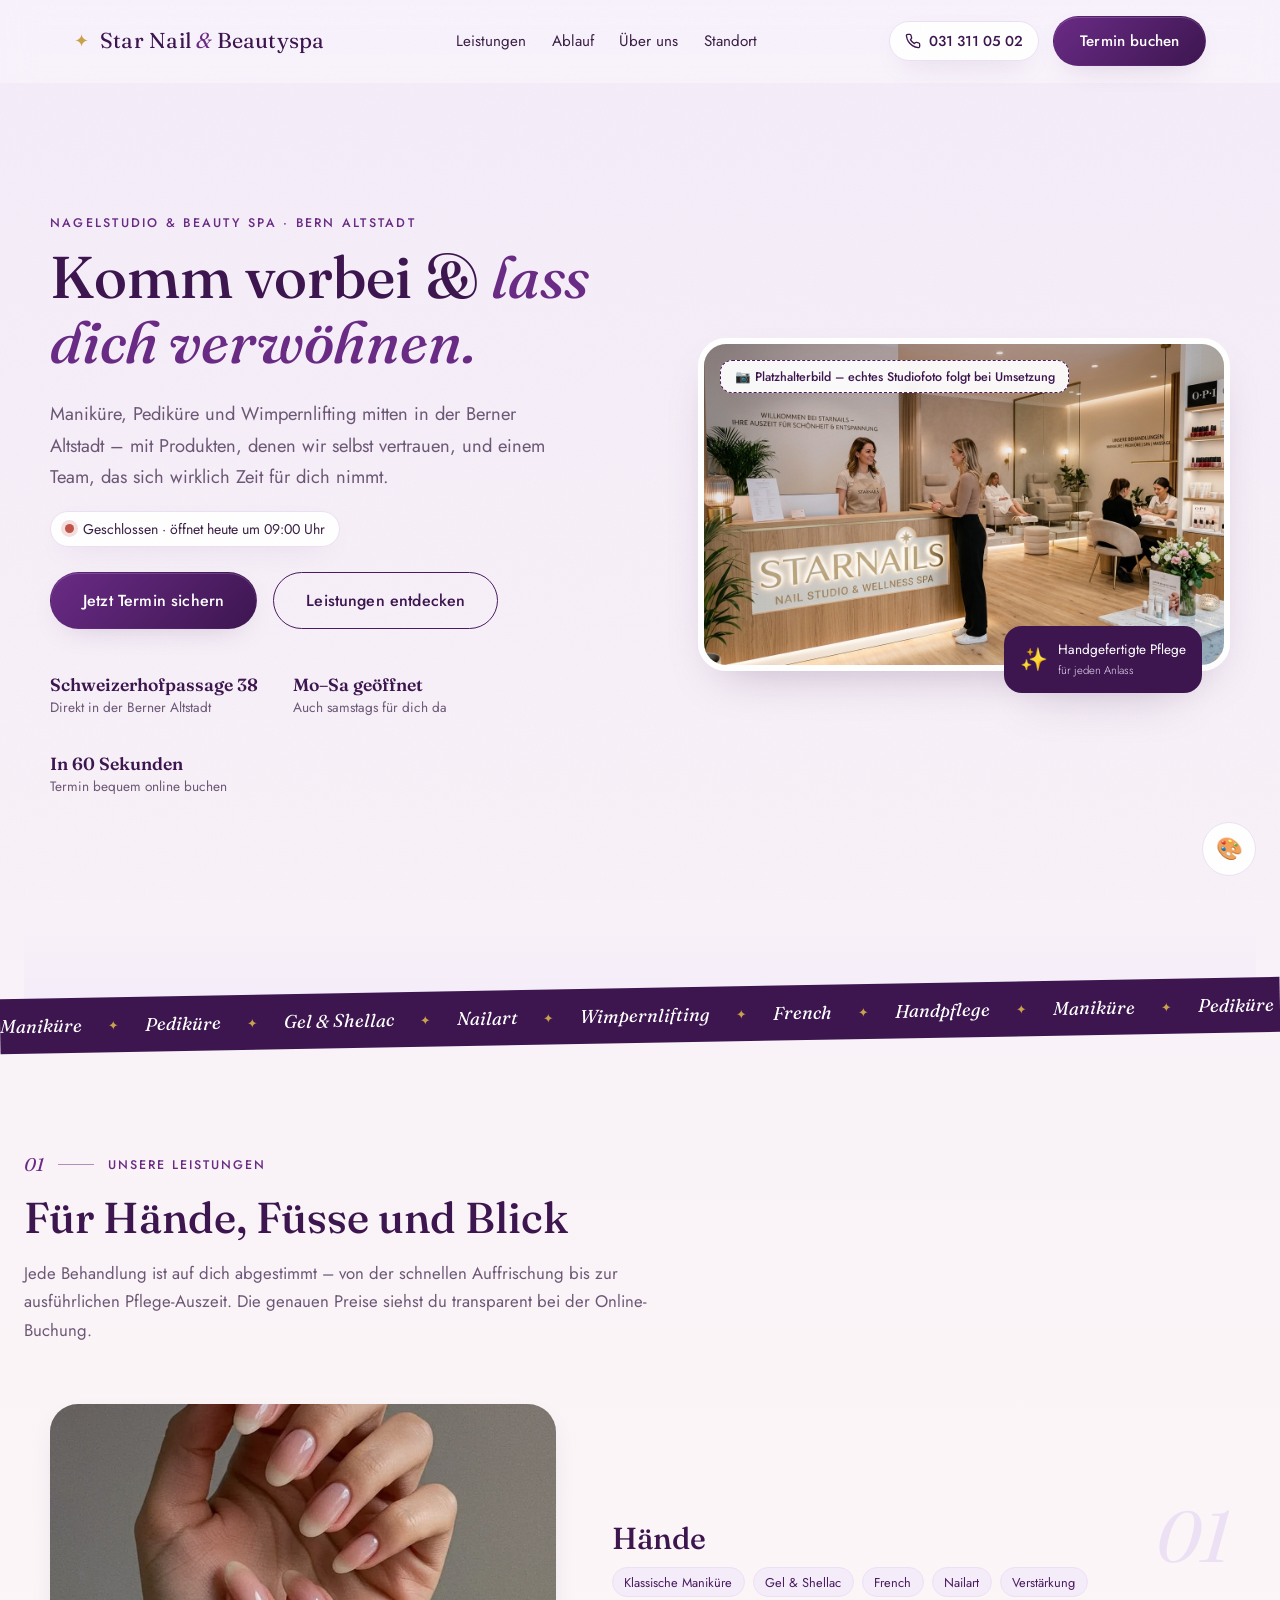
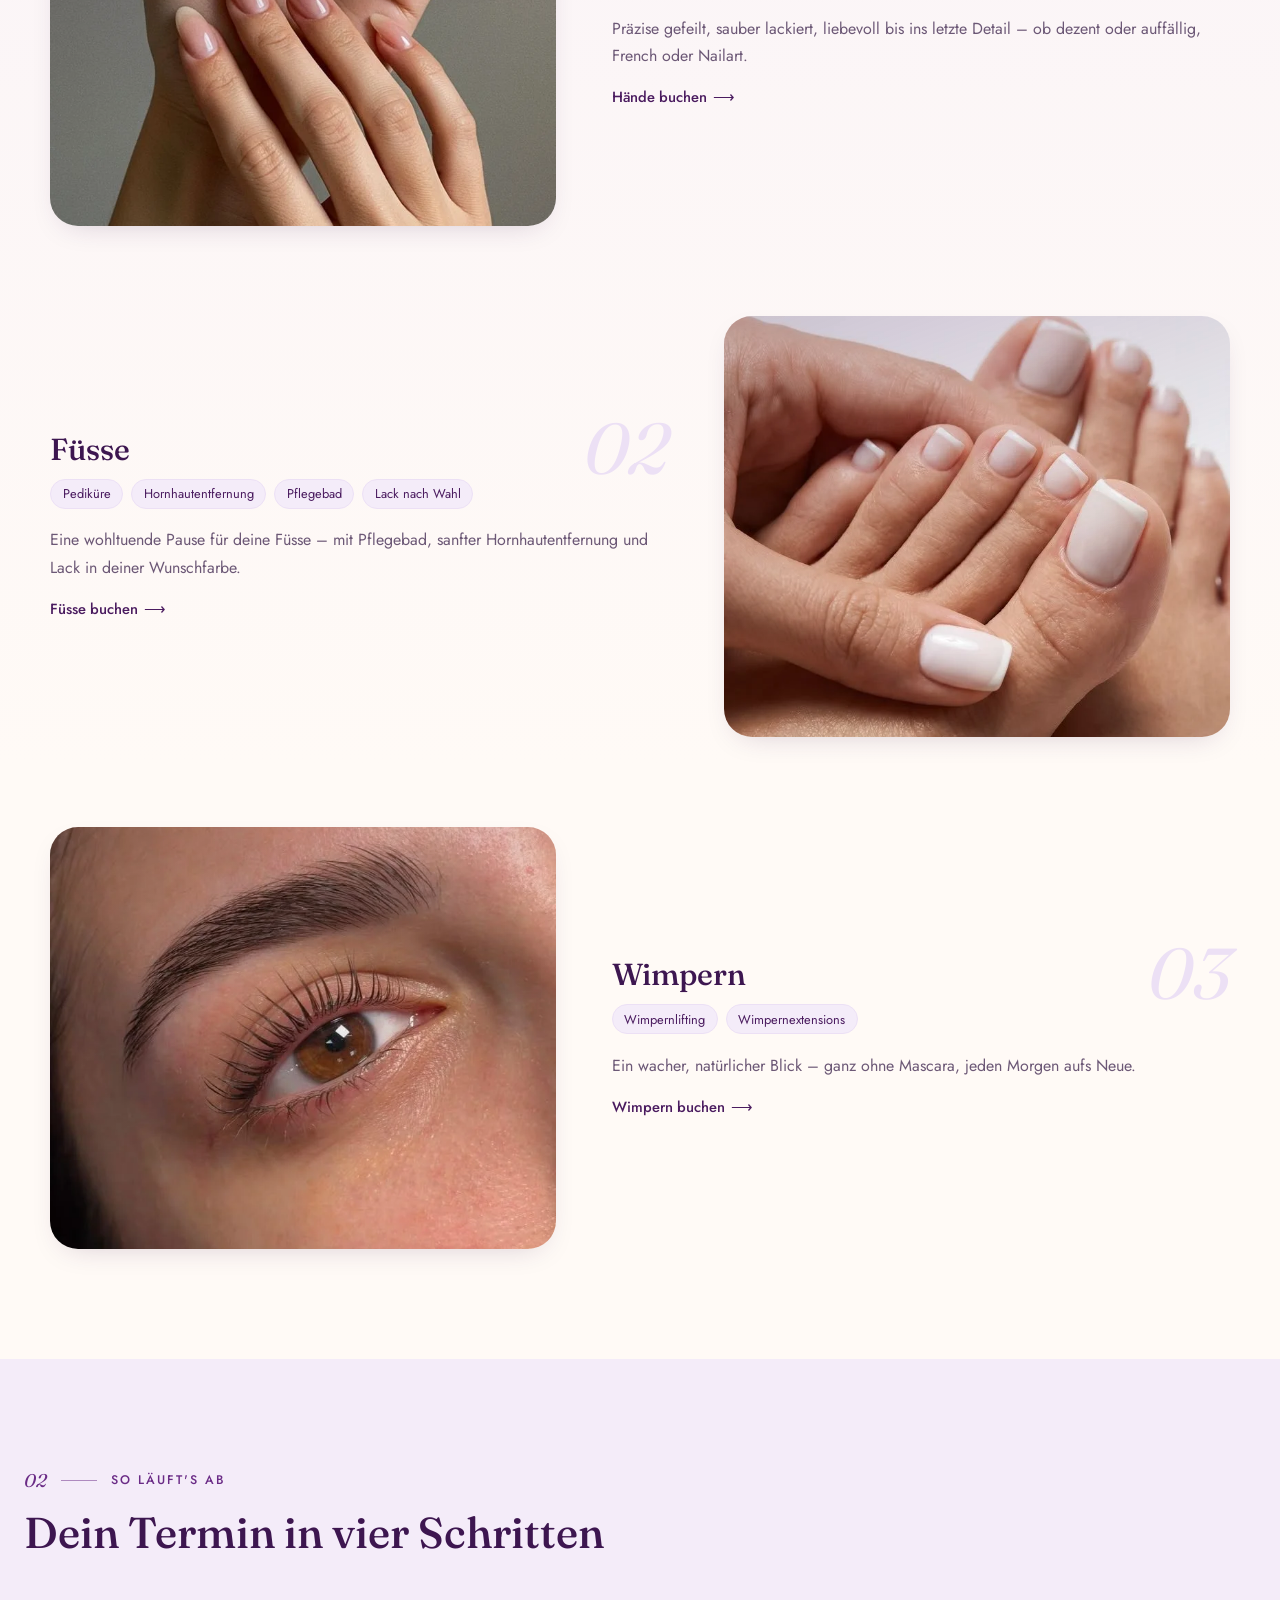
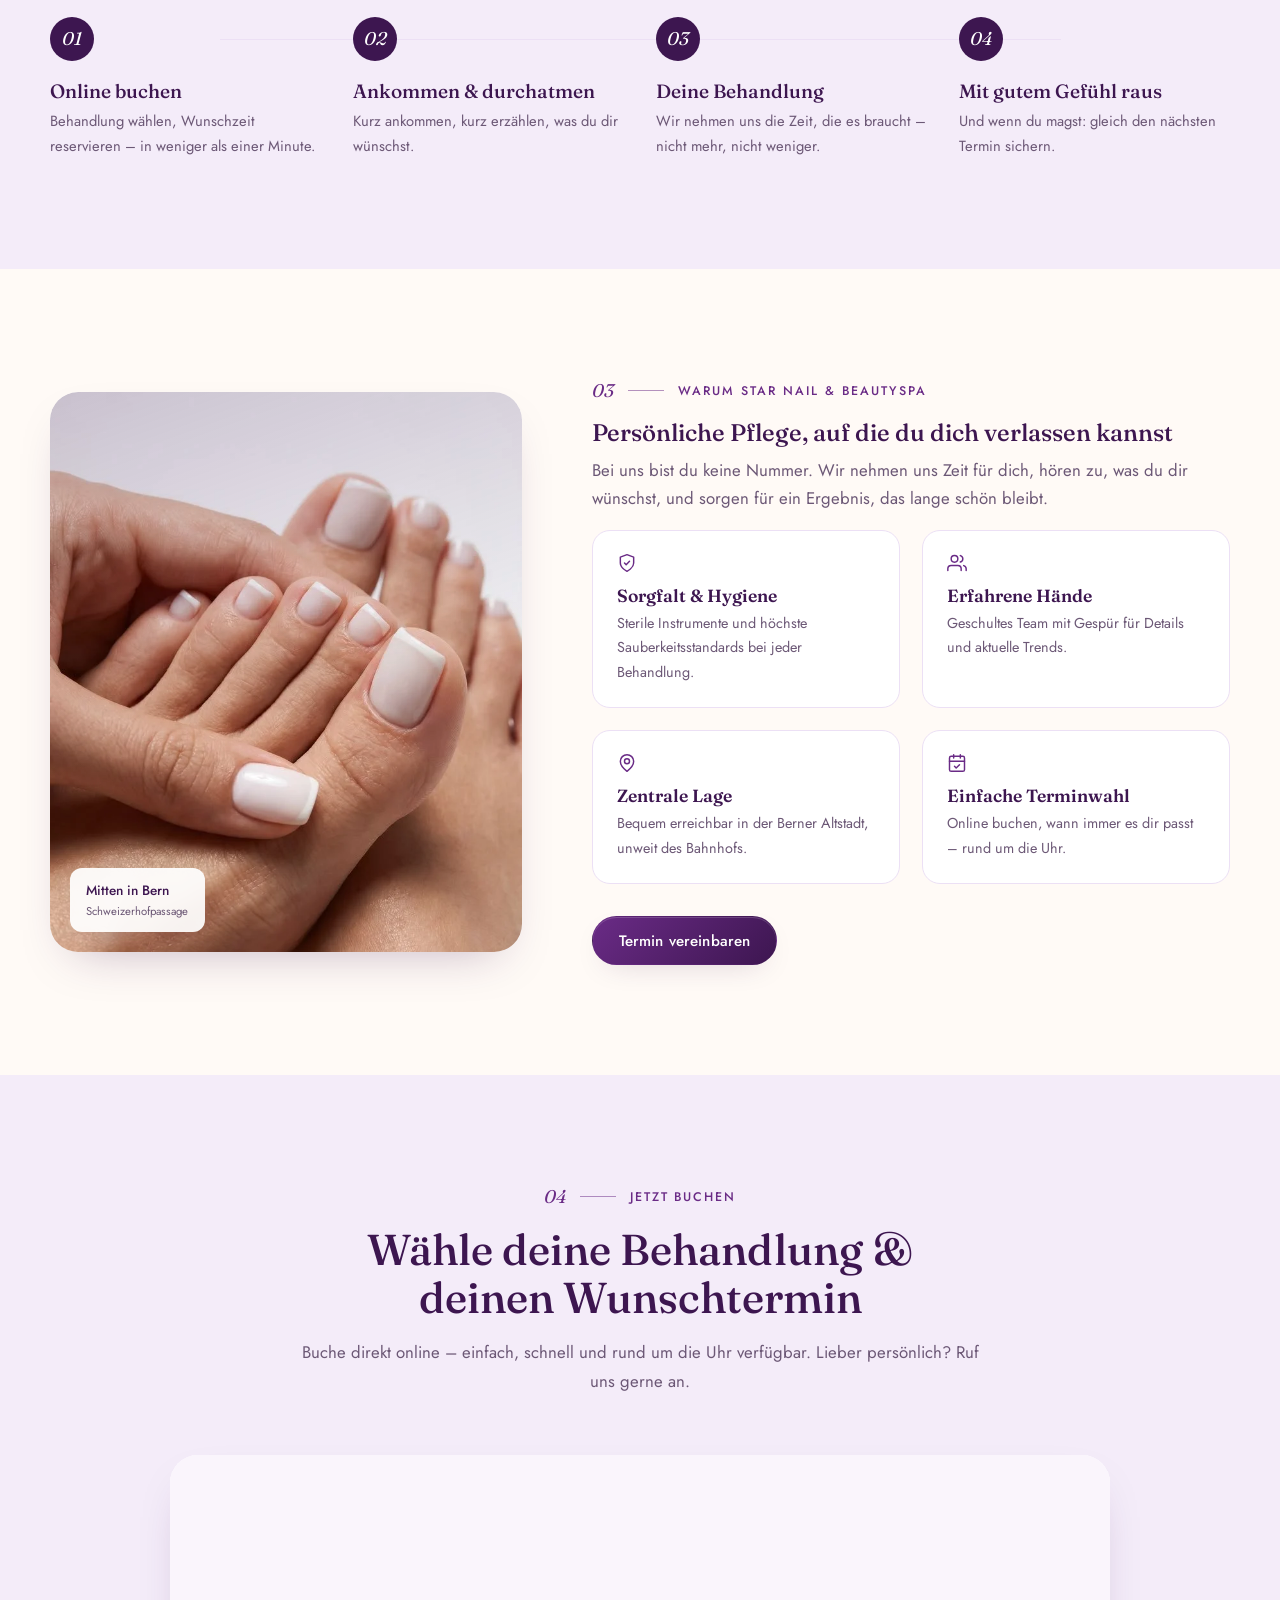
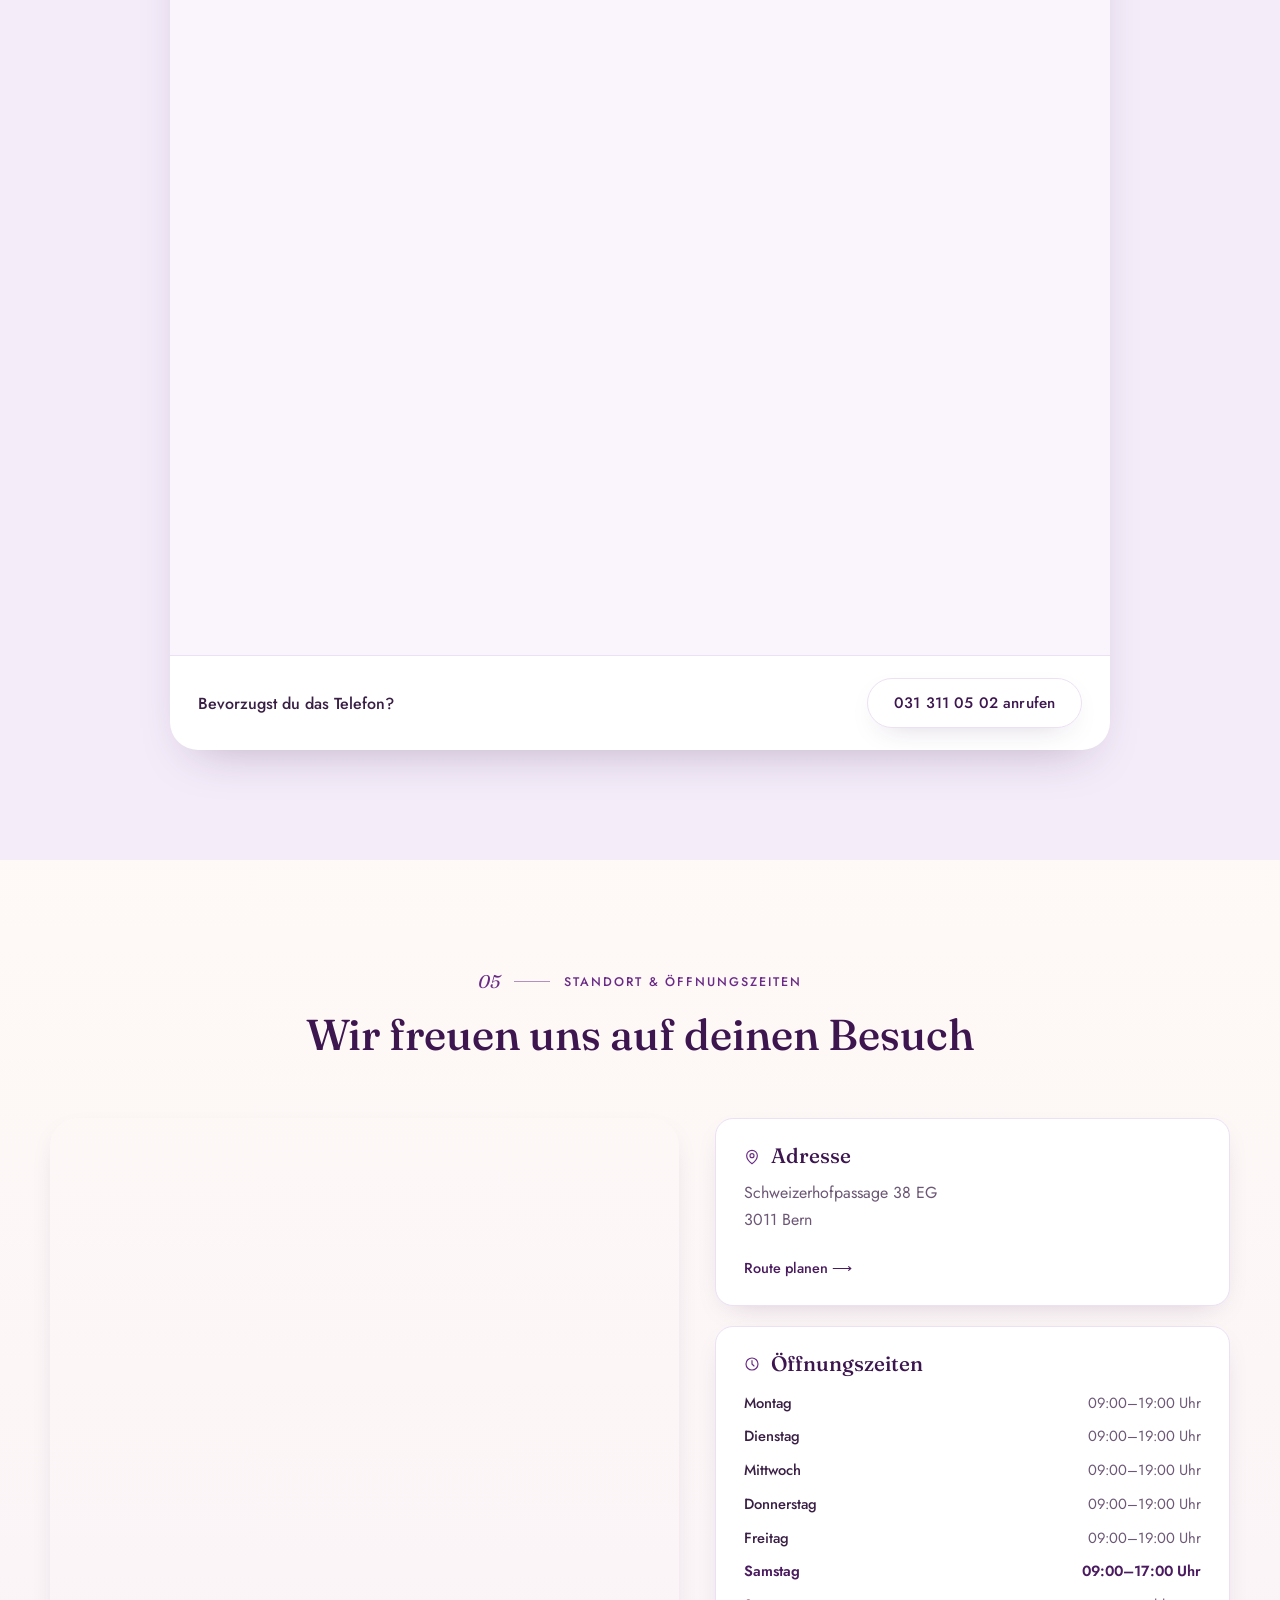
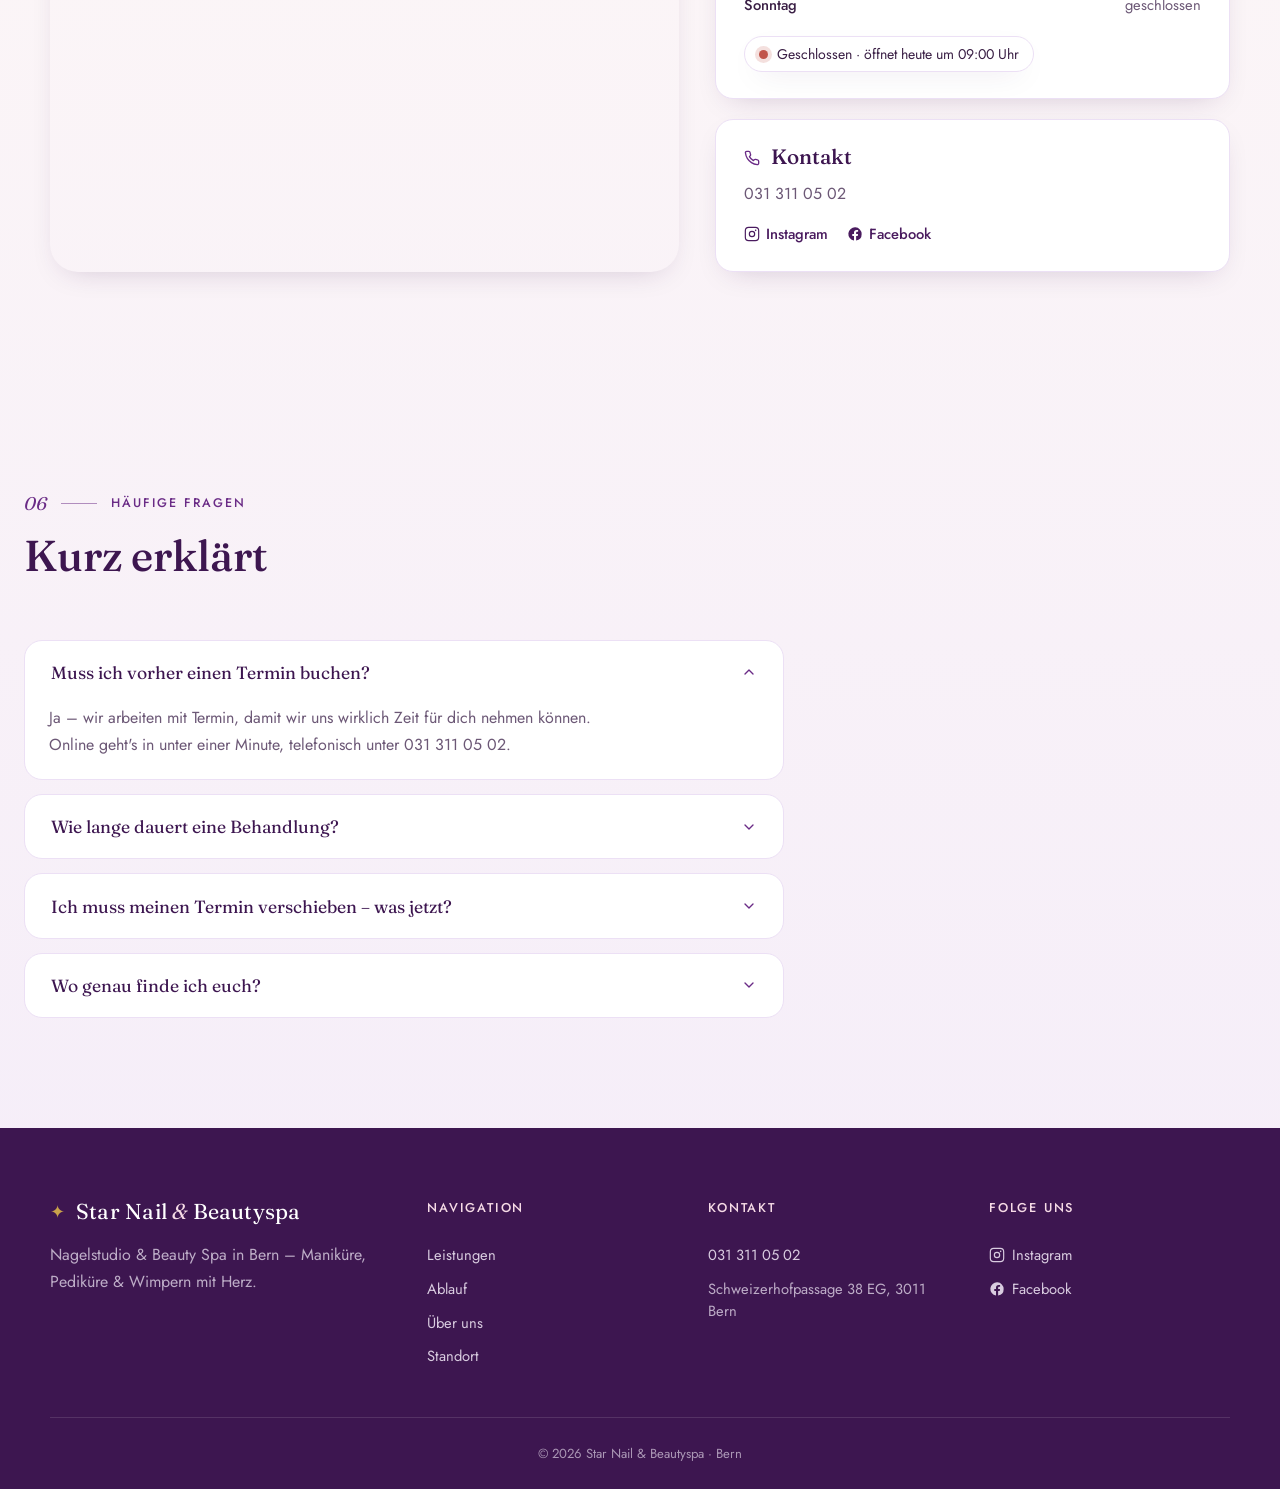
<file: index.html>
<!DOCTYPE html>
<html lang="de-CH">
<head>
<meta charset="UTF-8">
<meta name="viewport" content="width=device-width, initial-scale=1.0">
<title>Star Nail &amp; Beautyspa Bern | Nagelstudio, Maniküre &amp; Wimpern</title>
<meta name="description" content="Nagelstudio &amp; Beauty Spa mitten in Bern. Maniküre, Pediküre, Nailart &amp; Wimpern – herzlich, hochwertig, persönlich. Jetzt bequem online Termin buchen.">
<link rel="icon" href="data:image/svg+xml,%3Csvg xmlns='http://www.w3.org/2000/svg' viewBox='0 0 100 100'%3E%3Ctext y='.9em' font-size='90'%3E%E2%9C%A8%3C/text%3E%3C/svg%3E">
<link rel="preconnect" href="https://fonts.googleapis.com">
<link rel="preconnect" href="https://fonts.gstatic.com" crossorigin>
<link href="https://fonts.googleapis.com/css2?family=Fraunces:ital,opsz,wght@0,9..144,400;0,9..144,500;0,9..144,600;0,9..144,700;1,9..144,400;1,9..144,500&family=Jost:wght@300;400;500;600&display=swap" rel="stylesheet">
<link rel="stylesheet" href="assets/css/styles.css">
<script>
  // Applies a saved palette choice before first paint, so reloading the
  // page doesn't flash the default theme before switching to the saved one.
  try {
    var savedTheme = localStorage.getItem('starnail-theme');
    if (savedTheme) document.documentElement.setAttribute('data-theme', savedTheme);
  } catch (e) { /* storage unavailable, default theme just stays active */ }
</script>
</head>
<body>

<!-- Icon sprite: one inline definition per icon, referenced via <use> everywhere
     below. stroke="currentColor" so every icon inherits whatever text color is
     active — including across the palette switcher's themes, automatically. -->
<svg style="display:none" aria-hidden="true">
  <symbol id="icon-shield" viewBox="0 0 24 24" fill="none" stroke="currentColor" stroke-width="1.75" stroke-linecap="round" stroke-linejoin="round"><path d="M12 22s8-4 8-10V5l-8-3-8 3v7c0 6 8 10 8 10Z"/><path d="m9 12 2 2 4-4"/></symbol>
  <symbol id="icon-users" viewBox="0 0 24 24" fill="none" stroke="currentColor" stroke-width="1.75" stroke-linecap="round" stroke-linejoin="round"><path d="M17 21v-2a4 4 0 0 0-4-4H5a4 4 0 0 0-4 4v2"/><circle cx="9" cy="7" r="4"/><path d="M23 21v-2a4 4 0 0 0-3-3.87"/><path d="M16 3.13a4 4 0 0 1 0 7.75"/></symbol>
  <symbol id="icon-pin" viewBox="0 0 24 24" fill="none" stroke="currentColor" stroke-width="1.75" stroke-linecap="round" stroke-linejoin="round"><path d="M20 10c0 6-8 12-8 12s-8-6-8-12a8 8 0 0 1 16 0Z"/><circle cx="12" cy="10" r="3"/></symbol>
  <symbol id="icon-calendar" viewBox="0 0 24 24" fill="none" stroke="currentColor" stroke-width="1.75" stroke-linecap="round" stroke-linejoin="round"><rect x="3" y="4" width="18" height="18" rx="2"/><path d="M16 2v4M8 2v4M3 10h18"/><path d="m9 16 2 2 4-4"/></symbol>
  <symbol id="icon-clock" viewBox="0 0 24 24" fill="none" stroke="currentColor" stroke-width="1.75" stroke-linecap="round" stroke-linejoin="round"><circle cx="12" cy="12" r="9"/><path d="M12 7v5l3 3"/></symbol>
  <symbol id="icon-chevron" viewBox="0 0 24 24" fill="none" stroke="currentColor" stroke-width="2" stroke-linecap="round" stroke-linejoin="round"><path d="m6 9 6 6 6-6"/></symbol>
  <symbol id="icon-instagram" viewBox="0 0 24 24" fill="none" stroke="currentColor" stroke-width="1.75" stroke-linecap="round" stroke-linejoin="round"><rect x="2" y="2" width="20" height="20" rx="5"/><circle cx="12" cy="12" r="4"/><circle cx="17.5" cy="6.5" r="1.2" fill="currentColor" stroke="none"/></symbol>
  <symbol id="icon-facebook" viewBox="0 0 24 24" fill="currentColor" stroke="none"><path d="M22 12a10 10 0 1 0-11.5 9.87v-6.98H7.9V12h2.6V9.8c0-2.56 1.52-3.98 3.86-3.98 1.12 0 2.29.2 2.29.2v2.5h-1.29c-1.27 0-1.67.79-1.67 1.6V12h2.84l-.45 2.89h-2.39v6.98A10 10 0 0 0 22 12Z"/></symbol>
  <symbol id="icon-phone" viewBox="0 0 24 24" fill="none" stroke="currentColor" stroke-width="2" stroke-linecap="round" stroke-linejoin="round"><path d="M22 16.92v3a2 2 0 0 1-2.18 2 19.79 19.79 0 0 1-8.63-3.07 19.5 19.5 0 0 1-6-6 19.79 19.79 0 0 1-3.07-8.67A2 2 0 0 1 4.11 2h3a2 2 0 0 1 2 1.72c.127.96.361 1.903.7 2.81a2 2 0 0 1-.45 2.11L8.09 9.91a16 16 0 0 0 6 6l1.27-1.27a2 2 0 0 1 2.11-.45c.907.339 1.85.573 2.81.7A2 2 0 0 1 22 16.92z"/></symbol>
</svg>

<div class="noise-overlay" aria-hidden="true"></div>

<a class="skip-link" href="#main">Zum Inhalt springen</a>

<header class="site-header" id="siteHeader">
  <div class="header-inner">
    <a href="#home" class="logo">
      <span class="logo-mark">✦</span>
      <span class="logo-text">Star Nail <em>&amp;</em> Beautyspa</span>
    </a>

    <nav class="main-nav" id="mainNav">
      <a href="#leistungen">Leistungen</a>
      <a href="#ablauf">Ablauf</a>
      <a href="#ueber-uns">Über uns</a>
      <a href="#standort">Standort</a>
    </nav>

    <div class="header-actions">
      <a href="tel:+41313110502" class="phone-pill">
        <svg class="icon icon-sm"><use href="#icon-phone"></use></svg>
        031 311 05 02
      </a>
      <a href="#buchen" class="btn btn-primary">Termin buchen</a>
    </div>

    <button class="nav-toggle" id="navToggle" aria-label="Menü öffnen" aria-expanded="false">
      <span></span><span></span><span></span>
    </button>
  </div>
</header>

<main id="main">

  <!-- HERO -->
  <section class="hero" id="home">
    <div class="hero-inner">
      <div class="hero-copy reveal">
        <p class="eyebrow">Nagelstudio &amp; Beauty Spa · Bern Altstadt</p>
        <h1>Komm vorbei &amp; <em>lass dich verwöhnen.</em></h1>
        <p class="hero-lead">Maniküre, Pediküre und Wimpernlifting mitten in der Berner Altstadt – mit Produkten, denen wir selbst vertrauen, und einem Team, das sich wirklich Zeit für dich nimmt.</p>

        <div class="status-badge" id="statusBadge">
          <span class="status-dot" id="statusDot"></span>
          <span id="statusText">Status wird geladen …</span>
        </div>

        <div class="hero-actions">
          <a href="#buchen" class="btn btn-primary btn-lg">Jetzt Termin sichern</a>
          <a href="#leistungen" class="btn btn-ghost btn-lg">Leistungen entdecken</a>
        </div>

        <div class="hero-trust">
          <div class="trust-item"><strong>Schweizerhofpassage 38</strong><span>Direkt in der Berner Altstadt</span></div>
          <div class="trust-item"><strong>Mo–Sa geöffnet</strong><span>Auch samstags für dich da</span></div>
          <div class="trust-item"><strong>In 60 Sekunden</strong><span>Termin bequem online buchen</span></div>
        </div>
      </div>

      <div class="hero-gallery reveal">
        <div class="gallery-frame frame-studio">
          <img src="assets/img/studio-hero.jpg" alt="Empfangs- und Wellnessbereich des Nagelstudios" loading="eager">
          <span class="placeholder-note">📷 Platzhalterbild – echtes Studiofoto folgt bei Umsetzung</span>
        </div>
        <div class="floating-tag">
          <span class="floating-tag-icon">✨</span>
          <span>Handgefertigte Pflege<br><small>für jeden Anlass</small></span>
        </div>
      </div>
    </div>
    <div class="hero-wave" aria-hidden="true"></div>
  </section>

  <!-- MARQUEE -->
  <div class="marquee" aria-hidden="true">
    <div class="marquee-track">
      <span>Maniküre</span><span class="marquee-dot">✦</span>
      <span>Pediküre</span><span class="marquee-dot">✦</span>
      <span>Gel &amp; Shellac</span><span class="marquee-dot">✦</span>
      <span>Nailart</span><span class="marquee-dot">✦</span>
      <span>Wimpernlifting</span><span class="marquee-dot">✦</span>
      <span>French</span><span class="marquee-dot">✦</span>
      <span>Handpflege</span><span class="marquee-dot">✦</span>
      <span>Maniküre</span><span class="marquee-dot">✦</span>
      <span>Pediküre</span><span class="marquee-dot">✦</span>
      <span>Gel &amp; Shellac</span><span class="marquee-dot">✦</span>
      <span>Nailart</span><span class="marquee-dot">✦</span>
      <span>Wimpernlifting</span><span class="marquee-dot">✦</span>
      <span>French</span><span class="marquee-dot">✦</span>
      <span>Handpflege</span><span class="marquee-dot">✦</span>
    </div>
  </div>

  <!-- LEISTUNGEN -->
  <section class="services" id="leistungen">
    <div class="section-head-left reveal">
      <div class="section-kicker">
        <span class="kicker-num">01</span><span class="kicker-line"></span>
        <span class="kicker-label">Unsere Leistungen</span>
      </div>
      <h2>Für Hände, Füsse und Blick</h2>
      <p class="section-lead">Jede Behandlung ist auf dich abgestimmt – von der schnellen Auffrischung bis zur ausführlichen Pflege-Auszeit. Die genauen Preise siehst du transparent bei der Online-Buchung.</p>
    </div>

    <div class="service-rows">
      <article class="service-row reveal">
        <div class="service-row-img"><img src="assets/img/hands.jpg" alt="Maniküre und Nailart an gepflegten Händen" loading="lazy"></div>
        <div class="service-row-body">
          <span class="service-row-num">01</span>
          <h3>Hände</h3>
          <div class="service-tags">
            <span>Klassische Maniküre</span><span>Gel &amp; Shellac</span><span>French</span><span>Nailart</span><span>Verstärkung</span>
          </div>
          <p>Präzise gefeilt, sauber lackiert, liebevoll bis ins letzte Detail – ob dezent oder auffällig, French oder Nailart.</p>
          <a href="#buchen" class="service-link">Hände buchen <span>⟶</span></a>
        </div>
      </article>

      <article class="service-row service-row-reverse reveal">
        <div class="service-row-img"><img src="assets/img/feet.jpg" alt="Pediküre an gepflegten Füssen" loading="lazy"></div>
        <div class="service-row-body">
          <span class="service-row-num">02</span>
          <h3>Füsse</h3>
          <div class="service-tags">
            <span>Pediküre</span><span>Hornhautentfernung</span><span>Pflegebad</span><span>Lack nach Wahl</span>
          </div>
          <p>Eine wohltuende Pause für deine Füsse – mit Pflegebad, sanfter Hornhautentfernung und Lack in deiner Wunschfarbe.</p>
          <a href="#buchen" class="service-link">Füsse buchen <span>⟶</span></a>
        </div>
      </article>

      <article class="service-row reveal">
        <div class="service-row-img"><img src="assets/img/lashes.jpg" alt="Gepflegte Wimpern nach Lifting" loading="lazy"></div>
        <div class="service-row-body">
          <span class="service-row-num">03</span>
          <h3>Wimpern</h3>
          <div class="service-tags">
            <span>Wimpernlifting</span><span>Wimpernextensions</span>
          </div>
          <p>Ein wacher, natürlicher Blick – ganz ohne Mascara, jeden Morgen aufs Neue.</p>
          <a href="#buchen" class="service-link">Wimpern buchen <span>⟶</span></a>
        </div>
      </article>
    </div>
  </section>

  <!-- ABLAUF -->
  <section class="steps" id="ablauf">
    <div class="section-head-left reveal">
      <div class="section-kicker">
        <span class="kicker-num">02</span><span class="kicker-line"></span>
        <span class="kicker-label">So läuft's ab</span>
      </div>
      <h2>Dein Termin in vier Schritten</h2>
    </div>

    <div class="steps-grid">
      <div class="step reveal">
        <span class="step-num">01</span>
        <h3>Online buchen</h3>
        <p>Behandlung wählen, Wunschzeit reservieren – in weniger als einer Minute.</p>
      </div>
      <div class="step reveal">
        <span class="step-num">02</span>
        <h3>Ankommen &amp; durchatmen</h3>
        <p>Kurz ankommen, kurz erzählen, was du dir wünschst.</p>
      </div>
      <div class="step reveal">
        <span class="step-num">03</span>
        <h3>Deine Behandlung</h3>
        <p>Wir nehmen uns die Zeit, die es braucht – nicht mehr, nicht weniger.</p>
      </div>
      <div class="step reveal">
        <span class="step-num">04</span>
        <h3>Mit gutem Gefühl raus</h3>
        <p>Und wenn du magst: gleich den nächsten Termin sichern.</p>
      </div>
    </div>
  </section>

  <!-- ÜBER UNS -->
  <section class="about" id="ueber-uns">
    <div class="about-inner">
      <div class="about-img reveal">
        <img src="assets/img/feet.jpg" alt="Entspannte Pediküre-Behandlung im Studio">
        <div class="about-img-badge">Mitten in Bern<br><small>Schweizerhofpassage</small></div>
      </div>
      <div class="about-copy reveal">
        <div class="section-kicker">
          <span class="kicker-num">03</span><span class="kicker-line"></span>
          <span class="kicker-label">Warum Star Nail &amp; Beautyspa</span>
        </div>
        <h2>Persönliche Pflege, auf die du dich verlassen kannst</h2>
        <p class="section-lead">Bei uns bist du keine Nummer. Wir nehmen uns Zeit für dich, hören zu, was du dir wünschst, und sorgen für ein Ergebnis, das lange schön bleibt.</p>

        <div class="feature-tiles">
          <div class="feature-tile">
            <svg class="icon"><use href="#icon-shield"></use></svg>
            <strong>Sorgfalt &amp; Hygiene</strong>
            <p>Sterile Instrumente und höchste Sauberkeitsstandards bei jeder Behandlung.</p>
          </div>
          <div class="feature-tile">
            <svg class="icon"><use href="#icon-users"></use></svg>
            <strong>Erfahrene Hände</strong>
            <p>Geschultes Team mit Gespür für Details und aktuelle Trends.</p>
          </div>
          <div class="feature-tile">
            <svg class="icon"><use href="#icon-pin"></use></svg>
            <strong>Zentrale Lage</strong>
            <p>Bequem erreichbar in der Berner Altstadt, unweit des Bahnhofs.</p>
          </div>
          <div class="feature-tile">
            <svg class="icon"><use href="#icon-calendar"></use></svg>
            <strong>Einfache Terminwahl</strong>
            <p>Online buchen, wann immer es dir passt – rund um die Uhr.</p>
          </div>
        </div>

        <a href="#buchen" class="btn btn-primary">Termin vereinbaren</a>
      </div>
    </div>
  </section>

  <!-- BUCHEN -->
  <section class="booking" id="buchen">
    <div class="section-head reveal">
      <div class="section-kicker section-kicker-center">
        <span class="kicker-num">04</span><span class="kicker-line"></span>
        <span class="kicker-label">Jetzt buchen</span>
      </div>
      <h2>Wähle deine Behandlung &amp; deinen Wunschtermin</h2>
      <p class="section-lead">Buche direkt online – einfach, schnell und rund um die Uhr verfügbar. Lieber persönlich? Ruf uns gerne an.</p>
    </div>

    <div class="booking-panel reveal">
      <div class="booking-frame-wrap">
        <iframe
          src="https://app.acuityscheduling.com/schedule.php?owner=39758855&ref=embedded_website&bodyBackground=faf5fc&headerText=3d1650&schedulerBackground=faf5fc&schedulerText=3d1650&buttonAccent=6a2b86&buttonText=ffffff"
          title="Online-Terminbuchung Star Nail & Beautyspa"
          width="100%" height="800" frameborder="0"></iframe>
      </div>
      <div class="booking-alt">
        <p>Bevorzugst du das Telefon?</p>
        <a href="tel:+41313110502" class="btn btn-outline">031 311 05 02 anrufen</a>
      </div>
    </div>
  </section>

  <!-- STANDORT -->
  <section class="location" id="standort">
    <div class="section-head reveal">
      <div class="section-kicker section-kicker-center">
        <span class="kicker-num">05</span><span class="kicker-line"></span>
        <span class="kicker-label">Standort &amp; Öffnungszeiten</span>
      </div>
      <h2>Wir freuen uns auf deinen Besuch</h2>
    </div>

    <div class="location-grid reveal">
      <div class="location-map">
        <iframe
          title="Star Nail & Beautyspa auf Google Maps"
          src="https://www.google.com/maps?q=Star+Nails+%26+Beauty+Spa,+Schweizerhofpassage+38,+3011+Bern&output=embed"
          width="100%" height="100%" style="border:0;" allowfullscreen loading="lazy" referrerpolicy="no-referrer-when-downgrade"></iframe>
      </div>

      <div class="location-details">
        <div class="detail-card">
          <h3><svg class="icon icon-sm"><use href="#icon-pin"></use></svg> Adresse</h3>
          <p>Schweizerhofpassage 38 EG<br>3011 Bern</p>
          <a class="detail-link" href="https://www.google.com/maps/search/?api=1&query=Star+Nails+%26+Beauty+Spa+Schweizerhofpassage+38+3011+Bern" target="_blank" rel="noopener">Route planen ⟶</a>
        </div>

        <div class="detail-card">
          <h3><svg class="icon icon-sm"><use href="#icon-clock"></use></svg> Öffnungszeiten</h3>
          <table class="hours-table" id="hoursTable">
            <tr data-day="1"><td>Montag</td><td>09:00–19:00 Uhr</td></tr>
            <tr data-day="2"><td>Dienstag</td><td>09:00–19:00 Uhr</td></tr>
            <tr data-day="3"><td>Mittwoch</td><td>09:00–19:00 Uhr</td></tr>
            <tr data-day="4"><td>Donnerstag</td><td>09:00–19:00 Uhr</td></tr>
            <tr data-day="5"><td>Freitag</td><td>09:00–19:00 Uhr</td></tr>
            <tr data-day="6"><td>Samstag</td><td>09:00–17:00 Uhr</td></tr>
            <tr data-day="0"><td>Sonntag</td><td>geschlossen</td></tr>
          </table>
          <div class="status-badge status-badge-inline" id="statusBadge2">
            <span class="status-dot" id="statusDot2"></span>
            <span id="statusText2">Status wird geladen …</span>
          </div>
        </div>

        <div class="detail-card">
          <h3><svg class="icon icon-sm"><use href="#icon-phone"></use></svg> Kontakt</h3>
          <p><a href="tel:+41313110502">031 311 05 02</a></p>
          <div class="social-links">
            <a href="https://www.instagram.com/starnails_beautyspa/" target="_blank" rel="noopener" aria-label="Instagram"><svg class="icon icon-sm"><use href="#icon-instagram"></use></svg> Instagram</a>
            <a href="https://www.facebook.com/p/Star-nails-Beauty-Spa-100063736953540/" target="_blank" rel="noopener" aria-label="Facebook"><svg class="icon icon-sm"><use href="#icon-facebook"></use></svg> Facebook</a>
          </div>
        </div>
      </div>
    </div>
  </section>

  <!-- FAQ -->
  <section class="faq" id="faq">
    <div class="section-head-left reveal">
      <div class="section-kicker">
        <span class="kicker-num">06</span><span class="kicker-line"></span>
        <span class="kicker-label">Häufige Fragen</span>
      </div>
      <h2>Kurz erklärt</h2>
    </div>

    <div class="faq-list reveal">
      <details class="faq-item" open>
        <summary>Muss ich vorher einen Termin buchen?
          <svg class="icon icon-sm faq-chevron"><use href="#icon-chevron"></use></svg>
        </summary>
        <p>Ja – wir arbeiten mit Termin, damit wir uns wirklich Zeit für dich nehmen können. Online geht's in unter einer Minute, telefonisch unter <a href="tel:+41313110502">031 311 05 02</a>.</p>
      </details>
      <details class="faq-item">
        <summary>Wie lange dauert eine Behandlung?
          <svg class="icon icon-sm faq-chevron"><use href="#icon-chevron"></use></svg>
        </summary>
        <p>Das kommt auf die Behandlung an – von der schnellen Auffrischung bis zur ausführlichen Pflege. Die genaue Dauer siehst du bei der Auswahl in der Online-Buchung.</p>
      </details>
      <details class="faq-item">
        <summary>Ich muss meinen Termin verschieben – was jetzt?
          <svg class="icon icon-sm faq-chevron"><use href="#icon-chevron"></use></svg>
        </summary>
        <p>Kein Problem, ruf uns einfach kurz an: <a href="tel:+41313110502">031 311 05 02</a>. Wir finden eine neue Zeit, die passt.</p>
      </details>
      <details class="faq-item">
        <summary>Wo genau finde ich euch?
          <svg class="icon icon-sm faq-chevron"><use href="#icon-chevron"></use></svg>
        </summary>
        <p>In der Schweizerhofpassage 38, mitten in der Berner Altstadt – Karte und Route findest du weiter oben im Abschnitt „Standort".</p>
      </details>
    </div>
  </section>

</main>

<footer class="site-footer">
  <div class="footer-inner">
    <div class="footer-brand">
      <a href="#home" class="logo">
        <span class="logo-mark">✦</span>
        <span class="logo-text">Star Nail <em>&amp;</em> Beautyspa</span>
      </a>
      <p>Nagelstudio &amp; Beauty Spa in Bern – Maniküre, Pediküre &amp; Wimpern mit Herz.</p>
    </div>

    <div class="footer-col">
      <h4>Navigation</h4>
      <a href="#leistungen">Leistungen</a>
      <a href="#ablauf">Ablauf</a>
      <a href="#ueber-uns">Über uns</a>
      <a href="#standort">Standort</a>
    </div>

    <div class="footer-col">
      <h4>Kontakt</h4>
      <a href="tel:+41313110502">031 311 05 02</a>
      <span>Schweizerhofpassage 38 EG, 3011 Bern</span>
    </div>

    <div class="footer-col">
      <h4>Folge uns</h4>
      <a href="https://www.instagram.com/starnails_beautyspa/" target="_blank" rel="noopener"><svg class="icon icon-sm"><use href="#icon-instagram"></use></svg> Instagram</a>
      <a href="https://www.facebook.com/p/Star-nails-Beauty-Spa-100063736953540/" target="_blank" rel="noopener"><svg class="icon icon-sm"><use href="#icon-facebook"></use></svg> Facebook</a>
    </div>
  </div>
  <div class="footer-bottom">
    <span>© <span id="year"></span> Star Nail &amp; Beautyspa · Bern</span>
  </div>
</footer>

<div class="theme-switcher" id="themeSwitcher">
  <div class="theme-switcher-panel" id="themePanel">
    <p class="theme-switcher-title">Farbwelt</p>
    <p class="theme-switcher-hint">Nur zur Ansicht in diesem Vorschlag – probier ruhig aus, welche dir am besten gefällt.</p>
    <div class="theme-swatches">
      <button class="theme-swatch" data-theme="" type="button">
        <span class="theme-swatch-dot" style="background:#4a1b5f"></span>Aubergine
      </button>
      <button class="theme-swatch" data-theme="terracotta" type="button">
        <span class="theme-swatch-dot" style="background:#a8502f"></span>Terrakotta
      </button>
      <button class="theme-swatch" data-theme="smaragd" type="button">
        <span class="theme-swatch-dot" style="background:#17553d"></span>Smaragd
      </button>
      <button class="theme-swatch" data-theme="rose" type="button">
        <span class="theme-swatch-dot" style="background:#7a4448"></span>Rosé
      </button>
    </div>
  </div>
  <button class="theme-switcher-toggle" id="themeToggle" type="button" aria-expanded="false" aria-controls="themePanel" aria-label="Farbschema wählen">
    <span aria-hidden="true">🎨</span>
  </button>
</div>

<script src="assets/js/script.js"></script>
</body>
</html>
</file>
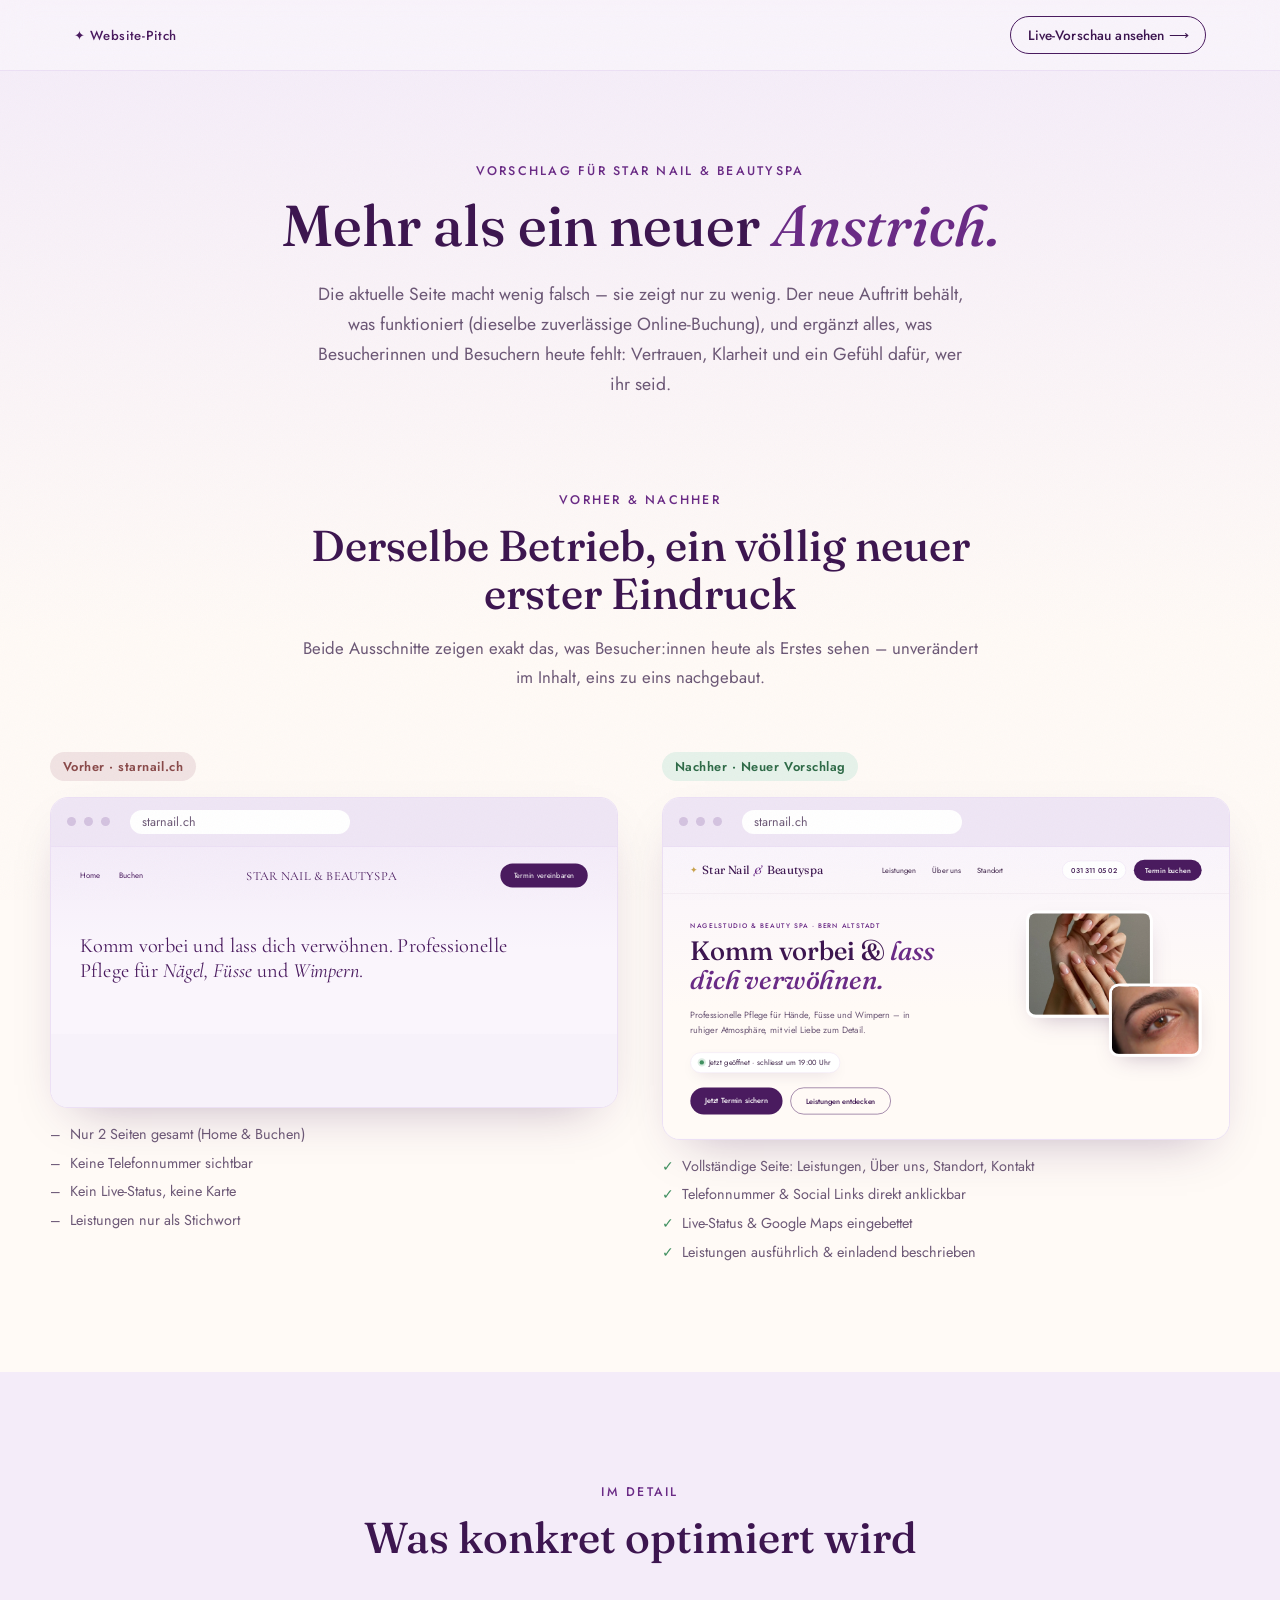
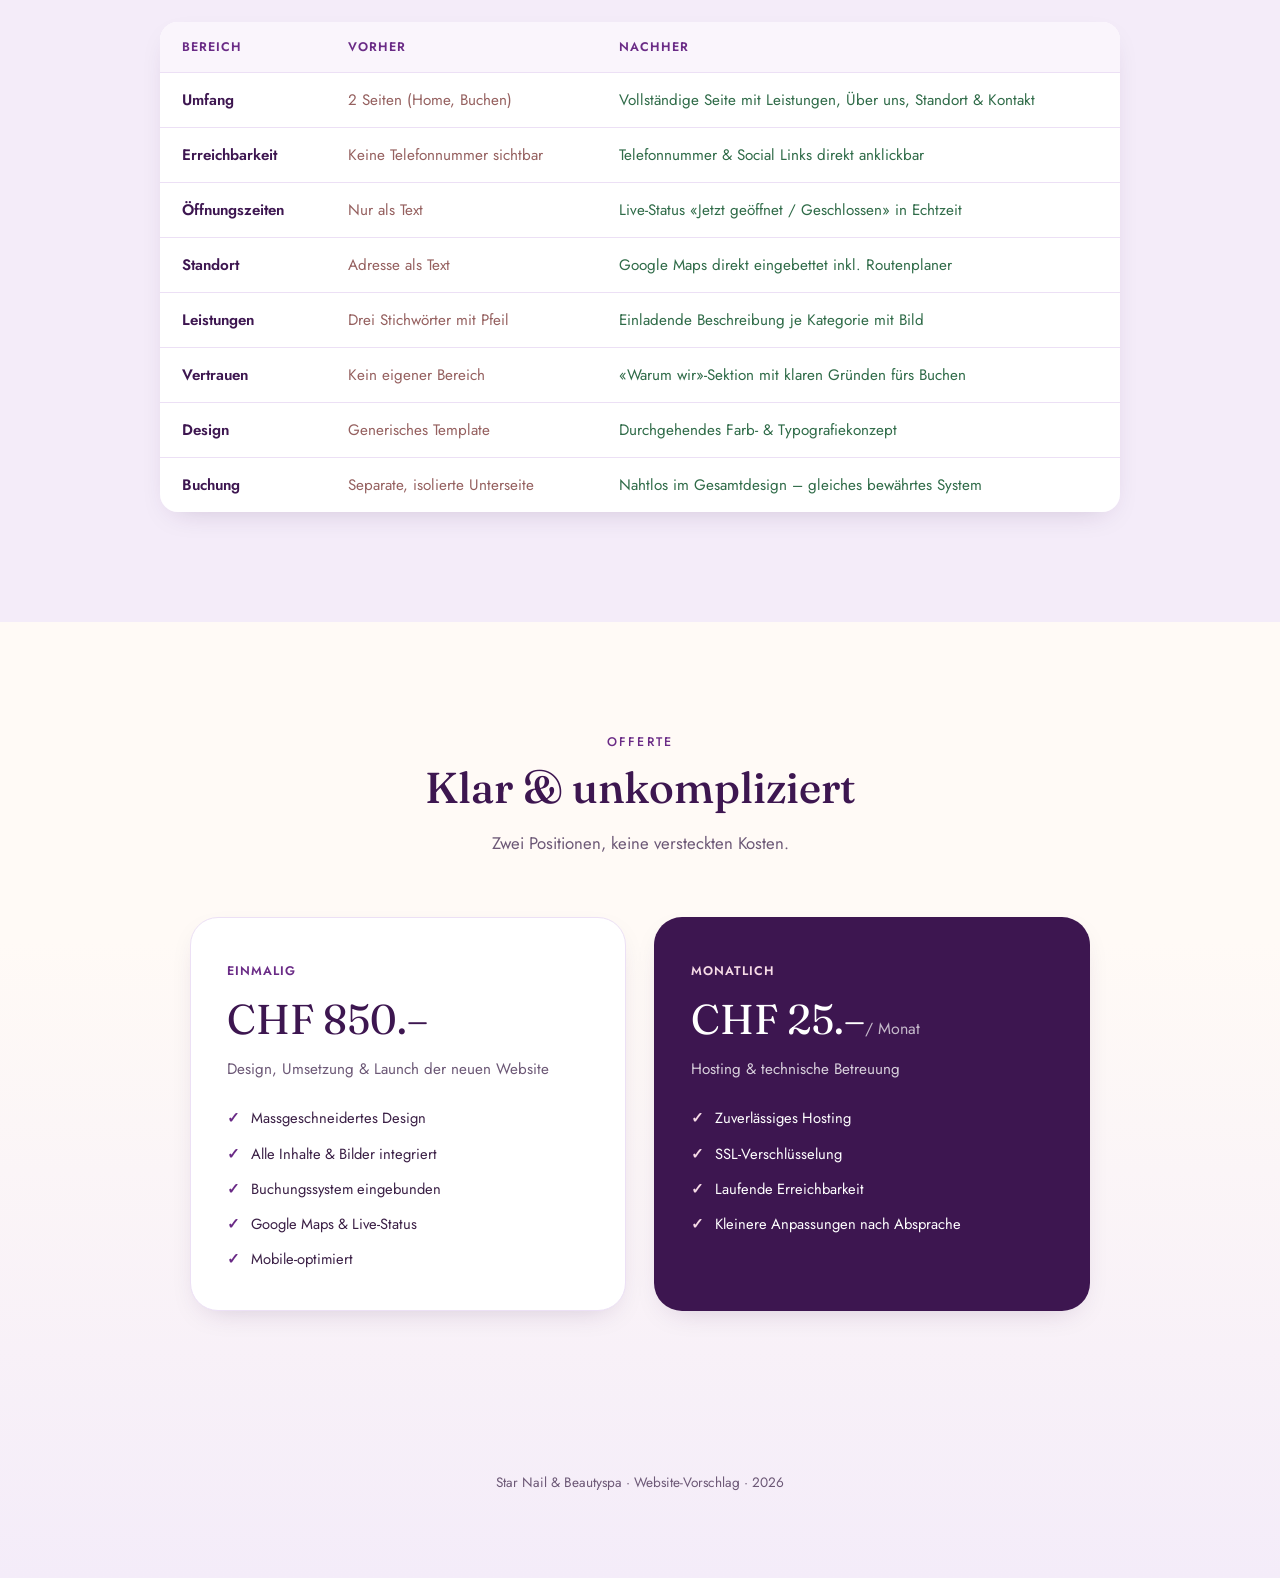
<file: pitch.html>
<!DOCTYPE html>
<html lang="de-CH">
<head>
<meta charset="UTF-8">
<meta name="viewport" content="width=device-width, initial-scale=1.0">
<title>Website-Pitch | Star Nail &amp; Beautyspa</title>
<meta name="description" content="Vorschlag für die neue Website von Star Nail & Beautyspa: Vorher/Nachher-Vergleich, konkrete Optimierungen und Offerte.">
<meta name="robots" content="noindex, nofollow">
<link rel="icon" href="data:image/svg+xml,%3Csvg xmlns='http://www.w3.org/2000/svg' viewBox='0 0 100 100'%3E%3Ctext y='.9em' font-size='90'%3E%E2%9C%A8%3C/text%3E%3C/svg%3E">
<link rel="preconnect" href="https://fonts.googleapis.com">
<link rel="preconnect" href="https://fonts.gstatic.com" crossorigin>
<link href="https://fonts.googleapis.com/css2?family=Fraunces:ital,opsz,wght@0,9..144,400;0,9..144,500;0,9..144,600;0,9..144,700;1,9..144,400;1,9..144,500&family=Cormorant+Garamond:ital,wght@0,400;1,400&family=Jost:wght@300;400;500;600&display=swap" rel="stylesheet">
<link rel="stylesheet" href="assets/css/styles.css">
<link rel="stylesheet" href="assets/css/pitch.css">
</head>
<body class="pitch-page">

<div class="noise-overlay" aria-hidden="true"></div>

<header class="pitch-topbar">
  <div class="pitch-topbar-inner">
    <span class="pitch-kicker-badge">✦ Website-Pitch</span>
    <a href="index.html" class="btn btn-ghost btn-sm">Live-Vorschau ansehen ⟶</a>
  </div>
</header>

<main>

  <!-- INTRO -->
  <section class="pitch-hero">
    <p class="eyebrow center">Vorschlag für Star Nail &amp; Beautyspa</p>
    <h1>Mehr als ein neuer <em>Anstrich.</em></h1>
    <p class="section-lead pitch-hero-lead">
      Die aktuelle Seite macht wenig falsch – sie zeigt nur zu wenig. Der neue Auftritt behält, was funktioniert
      (dieselbe zuverlässige Online-Buchung), und ergänzt alles, was Besucherinnen und Besuchern heute fehlt:
      Vertrauen, Klarheit und ein Gefühl dafür, wer ihr seid.
    </p>
  </section>

  <!-- VORHER / NACHHER -->
  <section class="compare-section">
    <div class="section-head reveal">
      <p class="eyebrow center">Vorher &amp; Nachher</p>
      <h2>Derselbe Betrieb, ein völlig neuer erster Eindruck</h2>
      <p class="section-lead">Beide Ausschnitte zeigen exakt das, was Besucher:innen heute als Erstes sehen – unverändert im Inhalt, eins zu eins nachgebaut.</p>
    </div>

    <div class="compare-grid reveal">
      <!-- OLD -->
      <div class="mockup-col">
        <span class="mockup-label mockup-label-old">Vorher · starnail.ch</span>
        <div class="mockup-frame">
          <div class="mockup-bar">
            <span class="mockup-dot"></span><span class="mockup-dot"></span><span class="mockup-dot"></span>
            <span class="mockup-url">starnail.ch</span>
          </div>
          <div class="mockup-viewport">
            <div class="mockup-scale old-mock">
              <div class="old-nav">
                <div class="old-nav-links"><span>Home</span><span>Buchen</span></div>
                <div class="old-logo">STAR NAIL &amp; BEAUTYSPA</div>
                <div class="old-cta">Termin vereinbaren</div>
              </div>
              <div class="old-body">
                <p>Komm vorbei und lass dich verwöhnen. Professionelle Pflege für <em>Nägel, Füsse</em> und <em>Wimpern</em>.</p>
              </div>
            </div>
          </div>
        </div>
        <ul class="mockup-notes">
          <li>Nur 2 Seiten gesamt (Home &amp; Buchen)</li>
          <li>Keine Telefonnummer sichtbar</li>
          <li>Kein Live-Status, keine Karte</li>
          <li>Leistungen nur als Stichwort</li>
        </ul>
      </div>

      <!-- NEW -->
      <div class="mockup-col">
        <span class="mockup-label mockup-label-new">Nachher · Neuer Vorschlag</span>
        <div class="mockup-frame mockup-frame-new">
          <div class="mockup-bar">
            <span class="mockup-dot"></span><span class="mockup-dot"></span><span class="mockup-dot"></span>
            <span class="mockup-url">starnail.ch</span>
          </div>
          <div class="mockup-viewport">
            <div class="mockup-scale new-mock">
              <div class="new-nav">
                <div class="new-logo"><span class="logo-mark">✦</span> Star Nail <em>&amp;</em> Beautyspa</div>
                <div class="new-nav-links"><span>Leistungen</span><span>Über uns</span><span>Standort</span></div>
                <div class="new-actions"><span class="new-phone">031 311 05 02</span><span class="new-cta">Termin buchen</span></div>
              </div>
              <div class="new-body">
                <p class="new-eyebrow">NAGELSTUDIO &amp; BEAUTY SPA · BERN ALTSTADT</p>
                <h3>Komm vorbei &amp; <em>lass dich verwöhnen.</em></h3>
                <p class="new-lead">Professionelle Pflege für Hände, Füsse und Wimpern – in ruhiger Atmosphäre, mit viel Liebe zum Detail.</p>
                <div class="new-status"><span class="status-dot open"></span> Jetzt geöffnet · schliesst um 19:00 Uhr</div>
                <div class="new-buttons"><span class="new-btn-primary">Jetzt Termin sichern</span><span class="new-btn-ghost">Leistungen entdecken</span></div>
              </div>
              <div class="new-gallery">
                <img src="assets/img/hands.jpg" alt="">
                <img src="assets/img/lashes.jpg" alt="">
              </div>
            </div>
          </div>
        </div>
        <ul class="mockup-notes mockup-notes-new">
          <li>Vollständige Seite: Leistungen, Über uns, Standort, Kontakt</li>
          <li>Telefonnummer &amp; Social Links direkt anklickbar</li>
          <li>Live-Status &amp; Google Maps eingebettet</li>
          <li>Leistungen ausführlich &amp; einladend beschrieben</li>
        </ul>
      </div>
    </div>
  </section>

  <!-- TABELLE -->
  <section class="table-section">
    <div class="section-head reveal">
      <p class="eyebrow center">Im Detail</p>
      <h2>Was konkret optimiert wird</h2>
    </div>

    <div class="compare-table-wrap reveal">
      <table class="compare-table">
        <thead>
          <tr><th>Bereich</th><th>Vorher</th><th>Nachher</th></tr>
        </thead>
        <tbody>
          <tr><td>Umfang</td><td>2 Seiten (Home, Buchen)</td><td>Vollständige Seite mit Leistungen, Über uns, Standort &amp; Kontakt</td></tr>
          <tr><td>Erreichbarkeit</td><td>Keine Telefonnummer sichtbar</td><td>Telefonnummer &amp; Social Links direkt anklickbar</td></tr>
          <tr><td>Öffnungszeiten</td><td>Nur als Text</td><td>Live-Status «Jetzt geöffnet / Geschlossen» in Echtzeit</td></tr>
          <tr><td>Standort</td><td>Adresse als Text</td><td>Google Maps direkt eingebettet inkl. Routenplaner</td></tr>
          <tr><td>Leistungen</td><td>Drei Stichwörter mit Pfeil</td><td>Einladende Beschreibung je Kategorie mit Bild</td></tr>
          <tr><td>Vertrauen</td><td>Kein eigener Bereich</td><td>«Warum wir»-Sektion mit klaren Gründen fürs Buchen</td></tr>
          <tr><td>Design</td><td>Generisches Template</td><td>Durchgehendes Farb- &amp; Typografiekonzept</td></tr>
          <tr><td>Buchung</td><td>Separate, isolierte Unterseite</td><td>Nahtlos im Gesamtdesign – gleiches bewährtes System</td></tr>
        </tbody>
      </table>
    </div>
  </section>

  <!-- OFFERTE -->
  <section class="offer-section">
    <div class="section-head reveal">
      <p class="eyebrow center">Offerte</p>
      <h2>Klar &amp; unkompliziert</h2>
      <p class="section-lead">Zwei Positionen, keine versteckten Kosten.</p>
    </div>

    <div class="offer-grid reveal">
      <div class="offer-card">
        <span class="offer-tag">Einmalig</span>
        <div class="offer-price">CHF 850.–</div>
        <p class="offer-desc">Design, Umsetzung &amp; Launch der neuen Website</p>
        <ul class="offer-list">
          <li>Massgeschneidertes Design</li>
          <li>Alle Inhalte &amp; Bilder integriert</li>
          <li>Buchungssystem eingebunden</li>
          <li>Google Maps &amp; Live-Status</li>
          <li>Mobile-optimiert</li>
        </ul>
      </div>

      <div class="offer-card offer-card-accent">
        <span class="offer-tag">Monatlich</span>
        <div class="offer-price">CHF 25.–<span>/ Monat</span></div>
        <p class="offer-desc">Hosting &amp; technische Betreuung</p>
        <ul class="offer-list">
          <li>Zuverlässiges Hosting</li>
          <li>SSL-Verschlüsselung</li>
          <li>Laufende Erreichbarkeit</li>
          <li>Kleinere Anpassungen nach Absprache</li>
        </ul>
      </div>
    </div>
  </section>

</main>

<footer class="pitch-footer">
  <p>Star Nail &amp; Beautyspa · Website-Vorschlag · <span id="year"></span></p>
</footer>

<script src="assets/js/script.js"></script>
</body>
</html>
</file>
<file: assets/css/styles.css>
/* =====================================================================
   Tokens — theme system

   Every color a component uses is one of these semantic custom
   properties, never a hardcoded hex/rgb value. That's what lets the
   palette switcher (theme.js) swap the entire site's look by just
   changing which [data-theme] block is active on <html> — no component
   CSS below this point needs to know a theme system exists.

   --accent-900/700/600  brand color, dark → light (headings/footer,
                          buttons/links, eyebrows/em/hover accents)
   --surface-50/100/200  background tints, light → less light
   --surface-cream        warm off-white used between tinted sections
   --accent-soft          pale brand tint (footer highlights)
   --accent-gold          metallic accent (logo mark)
   --ink / --ink-soft     body text, primary and secondary
   --*-rgb                comma-separated r,g,b triplets for the same
                          colors, so rgba()/opacity tricks stay themed
                          (a CSS custom property can't be interpolated
                          *inside* a hex value, only passed whole, so
                          anywhere we need e.g. "accent-900 at 40%
                          opacity" we need the triplet form instead)
   ===================================================================== */
:root{
  --accent-900:#3d1650;
  --accent-700:#4a1b5f;
  --accent-600:#6a2b86;
  --surface-50:#faf5fc;
  --surface-100:#f4ecf9;
  --surface-200:#ece0f5;
  --surface-cream:#fffaf6;
  --accent-soft:#f6dbe6;
  --accent-gold:#c9a24b;
  --ink:#3a1f45;
  --ink-soft:#6c5876;

  --accent-900-rgb:61,22,80;
  --surface-50-rgb:250,245,252;
  --surface-100-rgb:244,236,249;

  --success:#3f8f5f;
  --danger:#c1544a;

  --font-serif:'Fraunces', Georgia, serif;
  --font-sans:'Jost', 'Helvetica Neue', Arial, sans-serif;

  --radius-lg:28px;
  --radius-md:18px;
  --radius-sm:12px;
  --shadow-soft:0 20px 50px -25px rgba(var(--accent-900-rgb),.35);
  --shadow-card:0 10px 30px -15px rgba(var(--accent-900-rgb),.25);
  --container:1180px;

  color-scheme:light;
}

/* Warm terracotta & sand — boutique, earthy, sun-warmed */
:root[data-theme="terracotta"]{
  --accent-900:#7a3b26;
  --accent-700:#a8502f;
  --accent-600:#c06a3f;
  --surface-50:#fdf8f3;
  --surface-100:#f8ede1;
  --surface-200:#f0ddc9;
  --surface-cream:#fffbf5;
  --accent-soft:#f3d9c4;
  --accent-gold:#b8863f;
  --ink:#3d2b22;
  --ink-soft:#7a6656;
  --accent-900-rgb:122,59,38;
  --surface-50-rgb:253,248,243;
  --surface-100-rgb:248,237,225;
}

/* Deep emerald & gold — jewel-toned, editorial, quietly luxe */
:root[data-theme="smaragd"]{
  --accent-900:#0f3d2e;
  --accent-700:#17553d;
  --accent-600:#23795a;
  --surface-50:#f7faf7;
  --surface-100:#eef4ee;
  --surface-200:#dde8dd;
  --surface-cream:#fbfaf3;
  --accent-soft:#d9e9d3;
  --accent-gold:#b6923f;
  --ink:#1f2e26;
  --ink-soft:#57685e;
  --accent-900-rgb:15,61,46;
  --surface-50-rgb:247,250,247;
  --surface-100-rgb:238,244,238;
}

/* Blush & espresso — soft, warm, still feminine without leaning purple */
:root[data-theme="rose"]{
  --accent-900:#4a2c2e;
  --accent-700:#7a4448;
  --accent-600:#a1585c;
  --surface-50:#fdf6f5;
  --surface-100:#faebe8;
  --surface-200:#f3d9d5;
  --surface-cream:#fffaf8;
  --accent-soft:#f0d3ce;
  --accent-gold:#c39a6b;
  --ink:#3d2426;
  --ink-soft:#7d5f5f;
  --accent-900-rgb:74,44,46;
  --surface-50-rgb:253,246,245;
  --surface-100-rgb:250,235,232;
}

*,*::before,*::after{box-sizing:border-box;}
html{scroll-behavior:smooth;}
body{
  margin:0;
  font-family:var(--font-sans);
  color:var(--ink);
  background:linear-gradient(180deg,var(--surface-100) 0%, var(--surface-cream) 30%, var(--surface-cream) 70%, var(--surface-100) 100%);
  -webkit-font-smoothing:antialiased;
  overflow-x:hidden;
}
/* Smooths the palette switcher's theme change; components with their own
   transition (buttons, cards) already animate via more specific rules below. */
body,section,h1,h2,h3,p,em{transition:color .4s ease, background .4s ease, background-color .4s ease, border-color .4s ease;}
img{max-width:100%;display:block;}
a{color:inherit;text-decoration:none;}
h1,h2,h3{font-family:var(--font-serif);color:var(--accent-900);font-weight:500;margin:0 0 .4em;line-height:1.1;}
p{margin:0 0 1em;color:var(--ink-soft);line-height:1.7;}
em{font-style:italic;color:var(--accent-600);}
.skip-link{position:absolute;left:-999px;top:auto;background:var(--accent-900);color:#fff;padding:.8em 1.2em;border-radius:8px;z-index:999;}
.skip-link:focus{left:1em;top:1em;}

section{padding:110px 24px;position:relative;}
@media (max-width:768px){ section{padding:72px 20px;} }

.eyebrow{
  font-family:var(--font-sans);
  text-transform:uppercase;
  letter-spacing:.18em;
  font-size:.78rem;
  font-weight:500;
  color:var(--accent-600);
  margin-bottom:.9em;
}
.eyebrow.center{text-align:center;}

.noise-overlay{
  position:fixed;inset:0;pointer-events:none;z-index:9999;opacity:.035;mix-blend-mode:multiply;
  background-image:url("data:image/svg+xml,%3Csvg xmlns='http://www.w3.org/2000/svg' width='120' height='120'%3E%3Cfilter id='n'%3E%3CfeTurbulence type='fractalNoise' baseFrequency='0.85' numOctaves='2' stitchTiles='stitch'/%3E%3C/filter%3E%3Crect width='100%25' height='100%25' filter='url(%23n)'/%3E%3C/svg%3E");
}

/* ===== Buttons ===== */
.btn{
  display:inline-flex;align-items:center;justify-content:center;gap:.5em;
  padding:.85em 1.7em;border-radius:999px;font-family:var(--font-sans);
  font-size:.95rem;font-weight:500;letter-spacing:.01em;cursor:pointer;
  border:1px solid transparent;transition:transform .25s ease, box-shadow .25s ease, background .25s ease, color .25s ease;
  white-space:nowrap;
}
.btn-primary{
  background:linear-gradient(135deg, var(--accent-600), var(--accent-900));
  color:#fff;box-shadow:var(--shadow-card), inset 0 1px 0 rgba(255,255,255,.16);
}
.btn-primary:hover{background:linear-gradient(135deg, var(--accent-700), var(--accent-900));transform:translateY(-2px);box-shadow:var(--shadow-soft), inset 0 1px 0 rgba(255,255,255,.16);}
.btn-ghost{background:transparent;color:var(--accent-900);border-color:var(--accent-700);}
.btn-ghost:hover{background:var(--accent-900);color:#fff;transform:translateY(-2px);}
.btn-outline{background:#fff;color:var(--accent-900);border-color:var(--surface-200);box-shadow:var(--shadow-card);}
.btn-outline:hover{border-color:var(--accent-600);transform:translateY(-2px);}
.btn-lg{padding:1em 2em;font-size:1rem;}

/* ===== Header ===== */
.site-header{
  position:sticky;top:0;z-index:500;
  background:rgba(var(--surface-50-rgb),.75);
  backdrop-filter:blur(14px);
  border-bottom:1px solid transparent;
  transition:box-shadow .3s ease, border-color .3s ease, background .3s ease;
}
.site-header.scrolled{
  background:rgba(var(--surface-50-rgb),.92);
  border-color:var(--surface-200);
  box-shadow:0 8px 30px -20px rgba(var(--accent-900-rgb),.4);
}
.header-inner{
  max-width:var(--container);margin:0 auto;padding:16px 24px;
  display:flex;align-items:center;justify-content:space-between;gap:24px;
}
.logo{display:flex;align-items:center;gap:.5em;font-family:var(--font-serif);font-size:1.35rem;color:var(--accent-900);letter-spacing:.01em;flex-shrink:0;}
.logo-mark{color:var(--accent-gold);font-size:1.1rem;}
.logo-text em{font-style:italic;color:var(--accent-600);}

/* ===== Icons ===== */
.icon{width:20px;height:20px;flex-shrink:0;vertical-align:-4px;}
.icon-sm{width:16px;height:16px;vertical-align:-3px;}

.main-nav{display:flex;gap:1.7em;font-size:.95rem;}
.main-nav a{position:relative;color:var(--ink);padding:.3em 0;transition:color .2s ease;}
.main-nav a:hover{color:var(--accent-700);}
.main-nav a::after{content:"";position:absolute;left:0;bottom:-2px;width:0;height:1px;background:var(--accent-600);transition:width .25s ease;}
.main-nav a:hover::after{width:100%;}

.header-actions{display:flex;align-items:center;gap:14px;}
.phone-pill{
  display:flex;align-items:center;gap:.5em;
  padding:.6em 1.1em;border-radius:999px;background:#fff;
  border:1px solid var(--surface-200);color:var(--accent-900);font-size:.9rem;font-weight:500;
  box-shadow:var(--shadow-card);
}
.nav-toggle{display:none;flex-direction:column;gap:5px;background:none;border:none;cursor:pointer;padding:8px;}
.nav-toggle span{width:24px;height:2px;background:var(--accent-900);border-radius:2px;transition:transform .25s ease, opacity .25s ease;}

@media (max-width:900px){
  .main-nav{
    position:fixed;top:70px;left:0;right:0;background:var(--surface-cream);
    flex-direction:column;padding:24px;gap:1.2em;
    box-shadow:0 20px 40px -20px rgba(0,0,0,.25);
    transform:translateY(-130%);opacity:0;transition:transform .3s ease, opacity .3s ease;
  }
  .main-nav.open{transform:translateY(0);opacity:1;}
  .phone-pill span{display:none;}
  .phone-pill{padding:.7em;}
  .nav-toggle{display:flex;}
  .header-actions .btn-primary{display:none;}
}
@media (max-width:520px){
  .phone-pill{display:none;}
}

/* ===== Hero ===== */
.hero{padding-top:70px;padding-bottom:0;overflow:hidden;}
.hero-inner{
  max-width:var(--container);margin:0 auto;padding:60px 0 120px;
  display:grid;grid-template-columns:1.05fr .95fr;gap:60px;align-items:center;
}
h1{font-size:clamp(2.6rem,4.6vw,4rem);}
.hero-lead{font-size:1.15rem;max-width:46ch;}

.status-badge{
  display:inline-flex;align-items:center;gap:.6em;
  background:#fff;border:1px solid var(--surface-200);border-radius:999px;
  padding:.5em 1em;font-size:.88rem;color:var(--ink);margin-bottom:1.8em;box-shadow:var(--shadow-card);
}
.status-dot{width:9px;height:9px;border-radius:50%;background:var(--ink-soft);flex-shrink:0;}
.status-dot.open{background:var(--success);box-shadow:0 0 0 4px rgba(63,143,95,.18);}
.status-dot.closed{background:var(--danger);box-shadow:0 0 0 4px rgba(193,84,74,.18);}

.hero-actions{display:flex;flex-wrap:wrap;gap:16px;margin-bottom:2.8em;}

.hero-trust{display:flex;gap:2.2em;flex-wrap:wrap;}
.trust-item{display:flex;flex-direction:column;gap:.2em;font-size:.85rem;}
.trust-item strong{color:var(--accent-900);font-family:var(--font-serif);font-size:1.1rem;font-weight:600;}
.trust-item span{color:var(--ink-soft);}

/* A single in-flow frame sizes itself naturally from its own aspect-ratio,
   so — unlike the old two-photo absolute-positioned collage — there's no
   risk of it collapsing to 0 width on narrow screens (see git history for
   that bug). Simpler and more robust. */
.hero-gallery{position:relative;width:100%;}
.gallery-frame{
  position:relative;border-radius:var(--radius-lg);overflow:hidden;box-shadow:var(--shadow-soft);
  border:6px solid #fff;
}
.gallery-frame img{width:100%;height:100%;object-fit:cover;display:block;}
.frame-studio{aspect-ratio:16/10;}
/* A whisper of the active brand color over every photo ties the imagery to
   the palette instead of leaving it looking like generic stock — this is
   what most reads as "designed as one system" rather than "template". */
.gallery-frame::after,.service-row-img::after,.about-img::after{
  content:"";position:absolute;inset:0;pointer-events:none;
  background:linear-gradient(160deg, rgba(var(--accent-900-rgb),.22), rgba(var(--accent-900-rgb),0) 60%);
  mix-blend-mode:multiply;transition:background .4s ease;
}
.placeholder-note{
  position:absolute;top:16px;left:16px;z-index:5;
  background:rgba(255,255,255,.95);backdrop-filter:blur(4px);
  border:1px dashed var(--accent-700);color:var(--accent-900);
  font-family:var(--font-sans);font-size:.78rem;font-weight:500;
  padding:.5em 1.1em;border-radius:var(--radius-sm);box-shadow:var(--shadow-card);
  max-width:calc(100% - 32px);
}
.floating-tag{
  position:absolute;bottom:-22px;right:28px;z-index:4;
  background:var(--accent-900);color:#fff;border-radius:var(--radius-md);
  padding:1em 1.2em;display:flex;align-items:center;gap:.7em;max-width:210px;
  box-shadow:var(--shadow-soft);font-size:.85rem;
}
.floating-tag-icon{font-size:1.4rem;}
.floating-tag small{color:var(--surface-200);font-weight:300;}

.hero-wave{
  height:90px;
  background:linear-gradient(180deg, transparent, var(--surface-100));
}

@media (max-width:980px){
  .hero-inner{grid-template-columns:1fr;padding-bottom:60px;}
  .hero-gallery{max-width:560px;margin:0 auto;}
}
@media (max-width:520px){
  .floating-tag{right:16px;max-width:170px;padding:.8em 1em;bottom:-18px;}
  .placeholder-note{font-size:.7rem;padding:.45em .9em;}
}

/* ===== Section heads ===== */
.section-head{max-width:680px;margin:0 auto 60px;text-align:center;}
.section-head h2{font-size:clamp(2rem,3.4vw,2.7rem);}
.section-lead{font-size:1.05rem;}

.section-head-left{max-width:640px;margin:0 0 60px;}
.section-head-left h2{font-size:clamp(2rem,3.4vw,2.7rem);}

/* An "editorial index" running head — a number, a rule, a label — used
   instead of a centered pill eyebrow on every section, so the page reads
   as authored/paginated rather than one template block repeated downward. */
.section-kicker{display:flex;align-items:center;gap:14px;margin-bottom:1.1em;}
.section-kicker-center{justify-content:center;}
.kicker-num{font-family:var(--font-serif);font-style:italic;font-size:1.15rem;color:var(--accent-600);}
.kicker-line{width:36px;height:1px;background:var(--accent-600);opacity:.5;flex-shrink:0;}
.kicker-label{
  font-family:var(--font-sans);text-transform:uppercase;letter-spacing:.16em;
  font-size:.78rem;font-weight:500;color:var(--accent-600);
}

/* ===== Marquee ===== */
.marquee{
  overflow:hidden;background:var(--accent-900);padding:16px 0;
  transform:rotate(-1deg);margin:-18px 0 40px;position:relative;z-index:2;
  transition:background-color .4s ease;
}
.marquee-track{
  display:flex;width:max-content;gap:1.2em;
  animation:marquee 32s linear infinite;
  font-family:var(--font-serif);font-style:italic;font-size:1.15rem;color:#fff;white-space:nowrap;
}
.marquee-track span{display:inline-flex;align-items:center;}
.marquee-dot{color:var(--accent-gold);font-style:normal;font-size:.8rem;margin:0 .3em;}
.marquee:hover .marquee-track{animation-play-state:paused;}
@keyframes marquee{
  from{transform:translateX(0);}
  to{transform:translateX(-50%);}
}
@media (prefers-reduced-motion:reduce){
  .marquee-track{animation:none;}
}

/* ===== Services (alternating editorial rows) ===== */
.services{padding-top:70px;}
.service-rows{max-width:var(--container);margin:0 auto;display:grid;gap:90px;}
.service-row{display:grid;grid-template-columns:.9fr 1.1fr;gap:56px;align-items:center;}
.service-row-reverse{grid-template-columns:1.1fr .9fr;}
.service-row-reverse .service-row-img{order:2;}
.service-row-reverse .service-row-body{order:1;}
.service-row-img{
  position:relative;border-radius:var(--radius-lg);overflow:hidden;box-shadow:var(--shadow-card);
  aspect-ratio:6/5;
}
.service-row-img img{width:100%;height:100%;object-fit:cover;}
.service-row-body{position:relative;}
.service-row-num{
  position:absolute;top:-.3em;right:0;font-family:var(--font-serif);font-style:italic;
  font-size:4.5rem;color:var(--surface-200);line-height:1;z-index:-1;user-select:none;
}
.service-row-body h3{font-size:1.9rem;}
.service-tags{display:flex;flex-wrap:wrap;gap:.5em;margin-bottom:1.1em;}
.service-tags span{
  font-family:var(--font-sans);font-size:.8rem;color:var(--accent-700);
  background:var(--surface-100);border:1px solid var(--surface-200);
  padding:.35em .9em;border-radius:999px;
}
.service-link{color:var(--accent-700);font-weight:500;font-size:.92rem;display:inline-flex;gap:.4em;}
.service-link span{transition:transform .2s ease;}
.service-link:hover span{transform:translateX(4px);}

@media (max-width:820px){
  .service-row,.service-row-reverse{grid-template-columns:1fr;gap:24px;}
  .service-row-reverse .service-row-img,.service-row-reverse .service-row-body{order:initial;}
  .service-row-num{font-size:3.2rem;}
}

/* ===== Ablauf / Steps ===== */
.steps{background:var(--surface-100);}
.steps-grid{max-width:var(--container);margin:0 auto;display:grid;grid-template-columns:repeat(4,1fr);gap:32px;position:relative;}
.steps-grid::before{
  content:"";position:absolute;top:22px;left:calc(12.5% + 22px);right:calc(12.5% + 22px);
  height:1px;background:var(--surface-200);
}
.step{position:relative;}
.step-num{
  display:flex;align-items:center;justify-content:center;width:44px;height:44px;border-radius:50%;
  background:var(--accent-900);color:#fff;font-family:var(--font-serif);font-style:italic;font-size:1.15rem;
  margin-bottom:1.1em;position:relative;z-index:1;transition:background-color .4s ease;
}
.step h3{font-size:1.2rem;margin-bottom:.35em;}
.step p{font-size:.92rem;margin:0;}
.step:nth-child(1){transition-delay:0s;}
.step:nth-child(2){transition-delay:.08s;}
.step:nth-child(3){transition-delay:.16s;}
.step:nth-child(4){transition-delay:.24s;}

@media (max-width:820px){
  .steps-grid{grid-template-columns:1fr 1fr;row-gap:40px;}
  .steps-grid::before{display:none;}
}
@media (max-width:520px){
  .steps-grid{grid-template-columns:1fr;}
}

/* ===== About ===== */
.about-inner{
  max-width:var(--container);margin:0 auto;
  display:grid;grid-template-columns:.85fr 1.15fr;gap:70px;align-items:center;
}
.about-img{position:relative;border-radius:var(--radius-lg);overflow:hidden;box-shadow:var(--shadow-soft);}
.about-img img{width:100%;height:560px;object-fit:cover;}
.about-img-badge{
  position:absolute;left:20px;bottom:20px;background:rgba(255,255,255,.92);backdrop-filter:blur(6px);
  padding:.9em 1.2em;border-radius:var(--radius-sm);font-size:.85rem;color:var(--accent-900);font-weight:500;
  box-shadow:var(--shadow-card);
}
.about-img-badge small{color:var(--ink-soft);font-weight:400;}

.feature-tiles{display:grid;grid-template-columns:1fr 1fr;gap:1.4em;margin:0 0 2em;}
.feature-tile{
  padding:1.4em 1.5em;border-radius:var(--radius-md);background:#fff;
  border:1px solid var(--surface-200);transition:border-color .4s ease, transform .25s ease, box-shadow .25s ease;
}
.feature-tile:hover{transform:translateY(-3px);box-shadow:var(--shadow-card);}
.feature-tile .icon{color:var(--accent-600);margin-bottom:.6em;}
.feature-tile strong{display:block;color:var(--accent-900);font-family:var(--font-serif);font-size:1.1rem;font-weight:600;margin-bottom:.3em;}
.feature-tile p{margin:0;font-size:.9rem;}
@media (max-width:520px){
  .feature-tiles{grid-template-columns:1fr;}
}

@media (max-width:900px){
  .about-inner{grid-template-columns:1fr;gap:40px;}
  .about-img img{height:360px;}
}

/* ===== Booking ===== */
.booking{background:var(--surface-100);}
.booking-panel{
  max-width:940px;margin:0 auto;background:#fff;border-radius:var(--radius-lg);
  box-shadow:var(--shadow-soft);overflow:hidden;
}
.booking-frame-wrap{width:100%;background:var(--surface-50);}
.booking-frame-wrap iframe{display:block;border:none;}
.booking-alt{
  padding:22px 28px;display:flex;align-items:center;justify-content:space-between;flex-wrap:wrap;gap:14px;
  border-top:1px solid var(--surface-200);
}
.booking-alt p{margin:0;color:var(--ink);font-weight:500;}

@media (max-width:600px){
  .booking-frame-wrap iframe{height:680px;}
}

/* ===== Location ===== */
.location-grid{
  max-width:var(--container);margin:0 auto;
  display:grid;grid-template-columns:1.1fr .9fr;gap:36px;align-items:stretch;
}
.location-map{
  border-radius:var(--radius-lg);overflow:hidden;box-shadow:var(--shadow-card);min-height:440px;
}
.location-details{display:grid;gap:20px;align-content:start;}
.detail-card{
  background:#fff;border-radius:var(--radius-md);padding:26px 28px;box-shadow:var(--shadow-card);
  border:1px solid var(--surface-200);transition:border-color .4s ease;
}
.detail-card h3{font-size:1.3rem;margin-bottom:.5em;display:flex;align-items:center;gap:.5em;}
.detail-card h3 .icon{color:var(--accent-600);}
.detail-link{color:var(--accent-700);font-weight:500;font-size:.9rem;display:inline-block;margin-top:.6em;}
.hours-table{width:100%;border-collapse:collapse;font-size:.92rem;margin-top:.6em;}
.hours-table td{padding:.4em 0;color:var(--ink-soft);}
.hours-table td:first-child{color:var(--ink);font-weight:500;}
.hours-table td:last-child{text-align:right;}
.hours-table tr.today td{color:var(--accent-700);font-weight:600;}
.status-badge-inline{margin-top:1em;margin-bottom:0;}
.social-links{display:flex;gap:1.2em;margin-top:.6em;}
.social-links a{color:var(--accent-700);font-weight:500;font-size:.92rem;display:inline-flex;align-items:center;gap:.4em;}
.social-links a:hover{text-decoration:underline;}

@media (max-width:900px){
  .location-grid{grid-template-columns:1fr;}
  .location-map{min-height:320px;}
}

/* ===== FAQ ===== */
.faq-list{max-width:760px;margin:0;display:grid;gap:14px;}
.faq-item{
  background:#fff;border:1px solid var(--surface-200);border-radius:var(--radius-md);
  padding:0;transition:border-color .4s ease;
}
.faq-item summary{
  list-style:none;cursor:pointer;padding:1.2em 1.5em;
  display:flex;align-items:center;justify-content:space-between;gap:1em;
  font-family:var(--font-serif);font-size:1.1rem;color:var(--accent-900);
}
.faq-item summary::-webkit-details-marker{display:none;}
.faq-chevron{color:var(--accent-600);transition:transform .25s ease;flex-shrink:0;}
.faq-item[open] .faq-chevron{transform:rotate(180deg);}
.faq-item p{padding:0 1.5em 1.3em;margin:0;max-width:60ch;}

/* ===== Footer ===== */
.site-footer{background:var(--accent-900);color:var(--surface-100);padding:70px 24px 0;transition:background-color .4s ease;}
.footer-inner{
  max-width:var(--container);margin:0 auto;
  display:grid;grid-template-columns:1.4fr 1fr 1fr 1fr;gap:40px;padding-bottom:50px;
  border-bottom:1px solid rgba(255,255,255,.12);
}
.site-footer .logo{color:#fff;}
.site-footer .logo em{color:var(--accent-soft);}
.footer-brand p{color:rgba(var(--surface-100-rgb),.7);margin-top:1em;max-width:32ch;}
.footer-col h4{font-family:var(--font-sans);font-size:.8rem;text-transform:uppercase;letter-spacing:.14em;color:var(--accent-soft);margin:0 0 1.2em;font-weight:500;}
.footer-col{display:flex;flex-direction:column;gap:.8em;font-size:.92rem;}
.footer-col a{color:rgba(var(--surface-100-rgb),.85);transition:color .2s ease;display:inline-flex;align-items:center;gap:.5em;}
.footer-col a:hover{color:#fff;}
.footer-col span{color:rgba(var(--surface-100-rgb),.7);}
.footer-bottom{max-width:var(--container);margin:0 auto;padding:26px 0;font-size:.82rem;color:rgba(var(--surface-100-rgb),.6);text-align:center;}

@media (max-width:800px){
  .footer-inner{grid-template-columns:1fr 1fr;}
}
@media (max-width:480px){
  .footer-inner{grid-template-columns:1fr;}
}

/* ===== Reveal animation ===== */
.reveal{opacity:0;transform:translateY(24px);transition:opacity .7s ease, transform .7s ease;}
.reveal.in-view{opacity:1;transform:translateY(0);}
@media (prefers-reduced-motion:reduce){
  .reveal{opacity:1;transform:none;transition:none;}
  html{scroll-behavior:auto;}
}

#leistungen, #ablauf, #ueber-uns, #buchen, #standort, #faq{scroll-margin-top:90px;}

/* ===== Theme switcher (palette picker) ===== */
.theme-switcher{
  position:fixed;right:24px;bottom:24px;z-index:600;
  display:flex;flex-direction:column;align-items:flex-end;gap:12px;
}
.theme-switcher-toggle{
  width:54px;height:54px;border-radius:50%;border:1px solid var(--surface-200);
  background:#fff;box-shadow:var(--shadow-soft);cursor:pointer;padding:0;
  display:flex;align-items:center;justify-content:center;font-size:1.35rem;
  transition:transform .25s ease, box-shadow .25s ease;
}
.theme-switcher-toggle:hover{transform:translateY(-2px) scale(1.06);}
.theme-switcher-panel{
  background:#fff;border-radius:var(--radius-md);box-shadow:var(--shadow-soft);
  border:1px solid var(--surface-200);padding:16px;width:210px;
  opacity:0;transform:translateY(8px) scale(.96);pointer-events:none;
  transition:opacity .2s ease, transform .2s ease;transform-origin:bottom right;
}
.theme-switcher.open .theme-switcher-panel{opacity:1;transform:translateY(0) scale(1);pointer-events:auto;}
.theme-switcher-title{
  font-family:var(--font-sans);font-size:.72rem;text-transform:uppercase;letter-spacing:.12em;
  color:var(--ink-soft);margin:0 0 .3em;font-weight:500;
}
.theme-switcher-hint{font-size:.8rem;color:var(--ink-soft);margin:0 0 .9em;}
.theme-swatches{display:grid;gap:5px;}
.theme-swatch{
  display:flex;align-items:center;gap:.7em;padding:.55em .6em;border-radius:10px;border:1px solid transparent;
  background:none;cursor:pointer;font-family:var(--font-sans);font-size:.88rem;color:var(--ink);text-align:left;
  transition:background .2s ease;width:100%;
}
.theme-swatch:hover{background:var(--surface-100);}
.theme-swatch.active{border-color:var(--surface-200);background:var(--surface-100);font-weight:600;}
.theme-swatch-dot{width:18px;height:18px;border-radius:50%;flex-shrink:0;box-shadow:inset 0 0 0 1px rgba(0,0,0,.1);}

@media (max-width:520px){
  .theme-switcher{right:16px;bottom:16px;}
}
</file>
<file: assets/css/pitch.css>
/* ===== Pitch page additive styles ===== */
.pitch-page{background:linear-gradient(180deg,var(--surface-100) 0%, var(--surface-cream) 20%, var(--surface-cream) 80%, var(--surface-100) 100%);}

.btn-sm{padding:.6em 1.2em;font-size:.85rem;}

.pitch-topbar{position:sticky;top:0;z-index:400;background:rgba(250,245,252,.85);backdrop-filter:blur(14px);border-bottom:1px solid var(--surface-200);}
.pitch-topbar-inner{max-width:var(--container);margin:0 auto;padding:16px 24px;display:flex;align-items:center;justify-content:space-between;gap:16px;}
.pitch-kicker-badge{font-family:var(--font-sans);font-size:.82rem;letter-spacing:.05em;color:var(--accent-700);font-weight:500;}

/* Hero */
.pitch-hero{max-width:820px;margin:0 auto;padding:90px 24px 40px;text-align:center;}
.pitch-hero h1{font-size:clamp(2.4rem,5vw,3.6rem);}
.pitch-hero-lead{font-size:1.1rem;max-width:60ch;margin:0 auto;}

/* ===== Compare mockups ===== */
.compare-section{padding-top:50px;}
.compare-grid{
  max-width:var(--container);margin:0 auto;
  display:grid;grid-template-columns:1fr 1fr;gap:44px;align-items:start;
}
.mockup-col{display:flex;flex-direction:column;gap:16px;min-width:0;}
.mockup-label{
  display:inline-flex;align-self:flex-start;font-family:var(--font-sans);font-size:.8rem;font-weight:600;
  letter-spacing:.04em;padding:.4em 1em;border-radius:999px;
}
.mockup-label-old{background:#f1e3e3;color:#8a4a4a;}
.mockup-label-new{background:#e6f2ea;color:#2f6b48;}

.mockup-frame{
  border-radius:var(--radius-md);overflow:hidden;box-shadow:var(--shadow-soft);
  border:1px solid var(--surface-200);background:#fff;
}
.mockup-bar{
  display:flex;align-items:center;gap:8px;padding:12px 16px;background:#efe6f5;border-bottom:1px solid var(--surface-200);
}
.mockup-dot{width:9px;height:9px;border-radius:50%;background:#d4c3e0;}
.mockup-url{
  margin-left:12px;font-family:var(--font-sans);font-size:.78rem;color:var(--ink-soft);
  background:#fff;padding:.25em 1em;border-radius:999px;flex:1;max-width:220px;
}

.mockup-viewport{width:100%;min-height:260px;overflow:hidden;position:relative;background:#f7f2fa;}
.mockup-scale{
  width:1160px;transform-origin:top left;
}

/* --- Old mockup content (faithful recreation of starnail.ch) --- */
.old-mock{background:linear-gradient(180deg,#f4ecf9,#faf5fc 55%);height:auto;padding-bottom:60px;}
.old-nav{
  display:flex;align-items:center;justify-content:space-between;
  padding:34px 60px;font-family:'Cormorant Garamond', serif;
}
.old-nav-links{display:flex;gap:2.4em;font-family:var(--font-sans);font-size:1rem;color:#4a1b5f;}
.old-logo{font-size:1.6rem;color:#4a1b5f;letter-spacing:.02em;}
.old-cta{background:#4a1b5f;color:#fff;font-family:var(--font-sans);font-size:.95rem;padding:.9em 1.8em;border-radius:999px;}
.old-body{padding:60px 60px 0;}
.old-body p{
  font-family:'Cormorant Garamond', serif;font-size:2.6rem;line-height:1.25;color:#4a1b5f;
  max-width:900px;font-weight:400;
}
.old-body em{font-style:italic;color:#4a1b5f;}

/* --- New mockup content (recreation of the new hero) --- */
.new-mock{background:linear-gradient(180deg,#faf5fc,#fffaf6 55%);padding-bottom:50px;}
.new-nav{
  display:flex;align-items:center;justify-content:space-between;gap:20px;
  padding:26px 56px;border-bottom:1px solid rgba(74,27,95,.08);
}
.new-logo{font-family:var(--font-serif);font-size:1.5rem;color:var(--accent-900);display:flex;align-items:center;gap:.4em;}
.new-logo em{font-style:italic;color:var(--accent-600);}
.new-logo .logo-mark{color:var(--accent-gold);}
.new-nav-links{display:flex;gap:2.2em;font-family:var(--font-sans);font-size:.95rem;color:var(--ink);}
.new-actions{display:flex;align-items:center;gap:16px;}
.new-phone{font-family:var(--font-sans);font-size:.9rem;background:#fff;border:1px solid var(--surface-200);padding:.6em 1.2em;border-radius:999px;color:var(--accent-900);font-weight:500;}
.new-cta{background:var(--accent-700);color:#fff;font-family:var(--font-sans);font-size:.9rem;font-weight:500;padding:.8em 1.6em;border-radius:999px;}

.new-body{padding:54px 56px 0;max-width:680px;}
.new-eyebrow{font-family:var(--font-sans);text-transform:uppercase;letter-spacing:.16em;font-size:.85rem;color:var(--accent-600);font-weight:500;margin-bottom:.8em;}
.new-body h3{font-family:var(--font-serif);font-size:3.4rem;color:var(--accent-900);line-height:1.08;margin:0 0 .5em;font-weight:500;}
.new-body h3 em{font-style:italic;color:var(--accent-600);}
.new-lead{font-family:var(--font-sans);font-size:1.15rem;color:var(--ink-soft);max-width:46ch;margin-bottom:1.6em;}
.new-status{
  display:inline-flex;align-items:center;gap:.6em;background:#fff;border:1px solid var(--surface-200);
  border-radius:999px;padding:.6em 1.2em;font-family:var(--font-sans);font-size:.95rem;color:var(--ink);margin-bottom:2em;
  box-shadow:var(--shadow-card);
}
.new-buttons{display:flex;gap:16px;}
.new-btn-primary{background:var(--accent-700);color:#fff;font-family:var(--font-sans);font-size:.95rem;font-weight:500;padding:1em 2em;border-radius:999px;}
.new-btn-ghost{border:1px solid var(--accent-700);color:var(--accent-900);font-family:var(--font-sans);font-size:.95rem;font-weight:500;padding:1em 2em;border-radius:999px;}

.new-gallery{position:absolute;top:130px;right:56px;width:360px;height:300px;}
.new-gallery img{position:absolute;border-radius:20px;border:6px solid #fff;box-shadow:var(--shadow-soft);object-fit:cover;}
.new-gallery img:first-child{width:260px;height:220px;top:0;left:0;z-index:1;}
.new-gallery img:last-child{width:190px;height:150px;bottom:0;right:0;z-index:2;}

.mockup-notes{list-style:none;margin:0;padding:0;display:grid;gap:.6em;font-size:.9rem;color:var(--ink-soft);}
.mockup-notes li{padding-left:1.4em;position:relative;}
.mockup-notes li::before{content:"–";position:absolute;left:0;color:var(--ink-soft);}
.mockup-notes-new li::before{content:"✓";color:var(--success);}

@media (max-width:980px){
  .compare-grid{grid-template-columns:1fr;}
  .new-gallery{display:none;}
}

/* ===== Table ===== */
.table-section{background:var(--surface-100);}
.compare-table-wrap{max-width:960px;margin:0 auto;overflow-x:auto;border-radius:var(--radius-md);box-shadow:var(--shadow-card);}
.compare-table{width:100%;border-collapse:collapse;background:#fff;font-family:var(--font-sans);font-size:.95rem;}
.compare-table th,.compare-table td{padding:16px 22px;text-align:left;border-bottom:1px solid var(--surface-200);}
.compare-table th{
  font-size:.78rem;text-transform:uppercase;letter-spacing:.08em;color:var(--accent-600);font-weight:600;
  background:var(--surface-50);
}
.compare-table td:first-child{font-weight:600;color:var(--accent-900);white-space:nowrap;}
.compare-table td:nth-child(2){color:#95605f;}
.compare-table td:nth-child(3){color:#2f6b48;}
.compare-table tr:last-child td{border-bottom:none;}

/* ===== Offer ===== */
.offer-grid{max-width:900px;margin:0 auto;display:grid;grid-template-columns:1fr 1fr;gap:28px;}
.offer-card{
  background:#fff;border-radius:var(--radius-lg);padding:40px 36px;box-shadow:var(--shadow-card);
  border:1px solid var(--surface-200);
}
.offer-card-accent{background:var(--accent-900);color:#fff;border-color:transparent;}
.offer-tag{
  display:inline-block;font-family:var(--font-sans);font-size:.78rem;text-transform:uppercase;letter-spacing:.08em;
  color:var(--accent-600);font-weight:600;margin-bottom:1em;
}
.offer-card-accent .offer-tag{color:var(--accent-soft);}
.offer-price{font-family:var(--font-serif);font-size:2.6rem;color:var(--accent-900);margin-bottom:.3em;}
.offer-card-accent .offer-price{color:#fff;}
.offer-price span{font-family:var(--font-sans);font-size:1rem;color:var(--ink-soft);font-weight:400;}
.offer-card-accent .offer-price span{color:rgba(255,255,255,.7);}
.offer-desc{font-size:.95rem;margin-bottom:1.6em;}
.offer-card-accent .offer-desc{color:rgba(255,255,255,.8);}
.offer-list{list-style:none;margin:0;padding:0;display:grid;gap:.9em;font-size:.92rem;}
.offer-list li{padding-left:1.6em;position:relative;}
.offer-list li::before{content:"✓";position:absolute;left:0;color:var(--accent-600);font-weight:600;}
.offer-card-accent .offer-list li::before{color:var(--accent-soft);}

@media (max-width:700px){
  .offer-grid{grid-template-columns:1fr;}
}

/* ===== Footer ===== */
.pitch-footer{text-align:center;padding:50px 24px 70px;font-size:.85rem;color:var(--ink-soft);}
</file>
